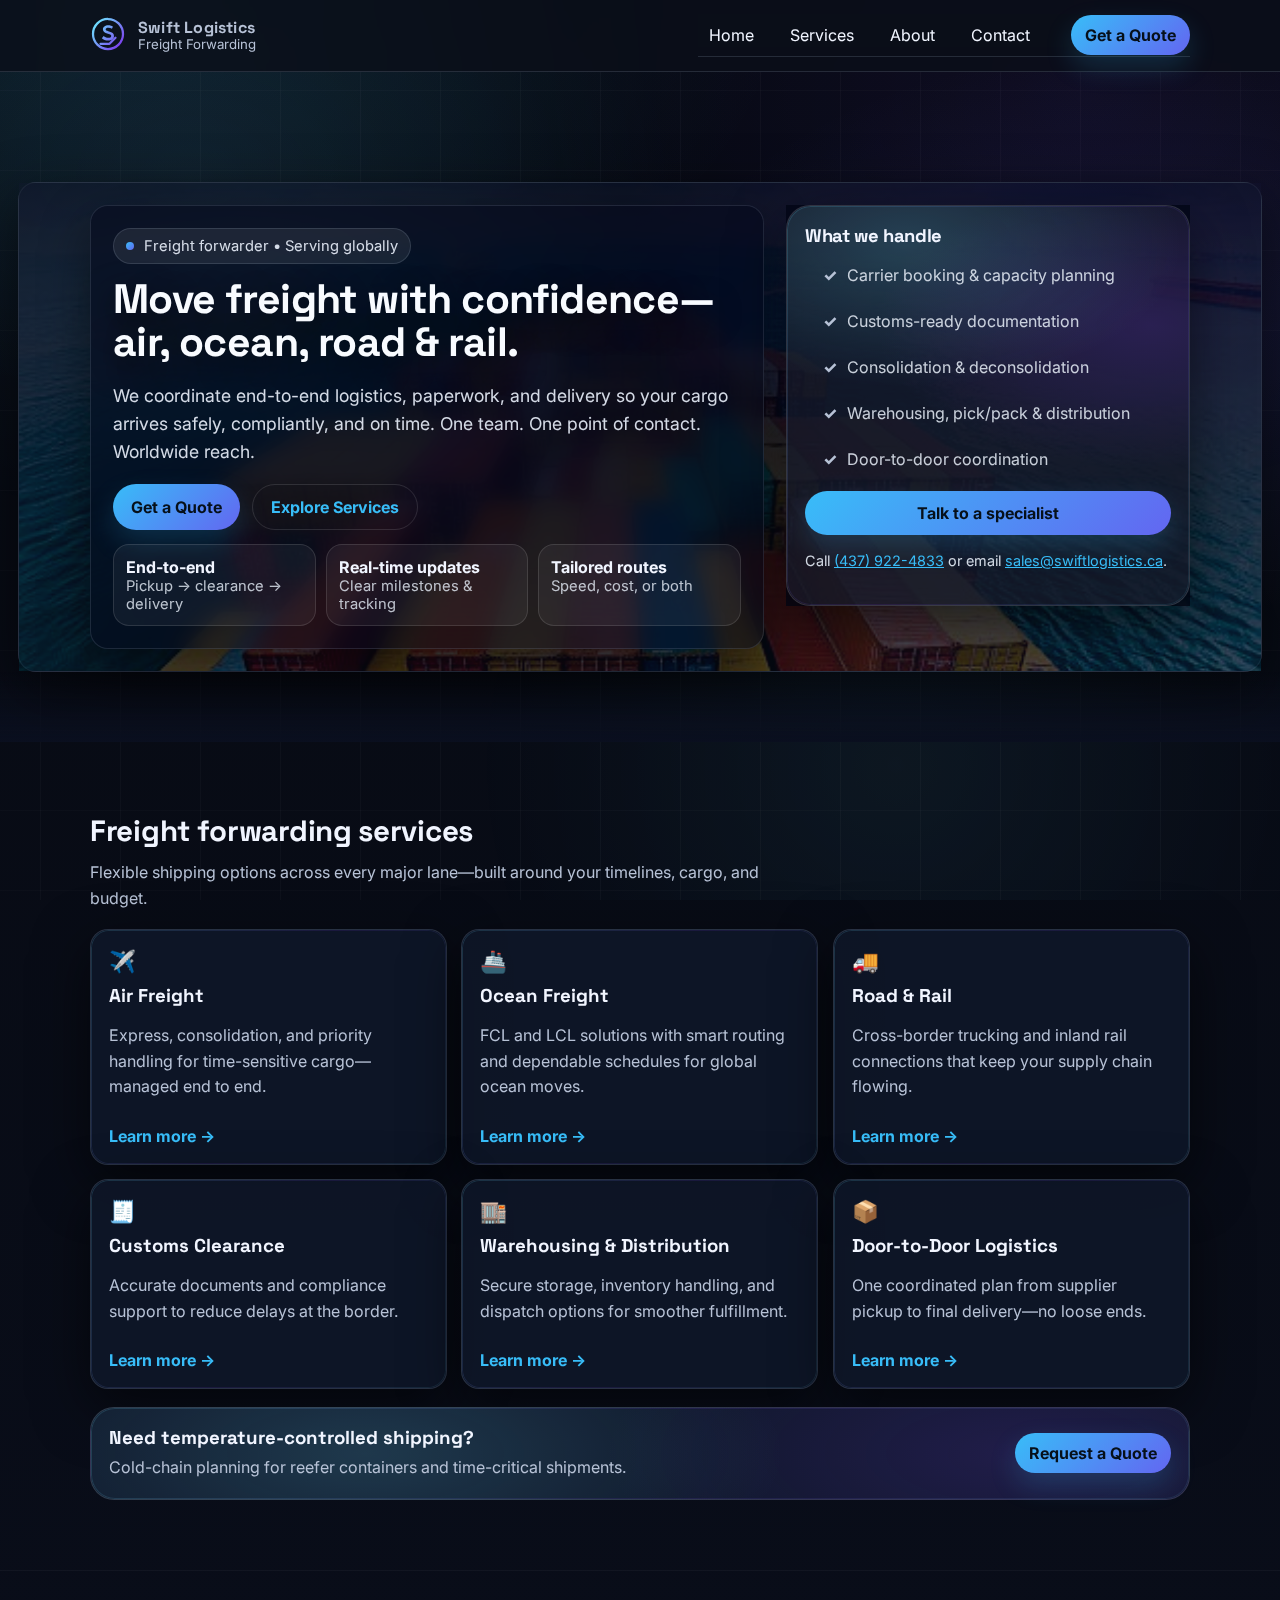
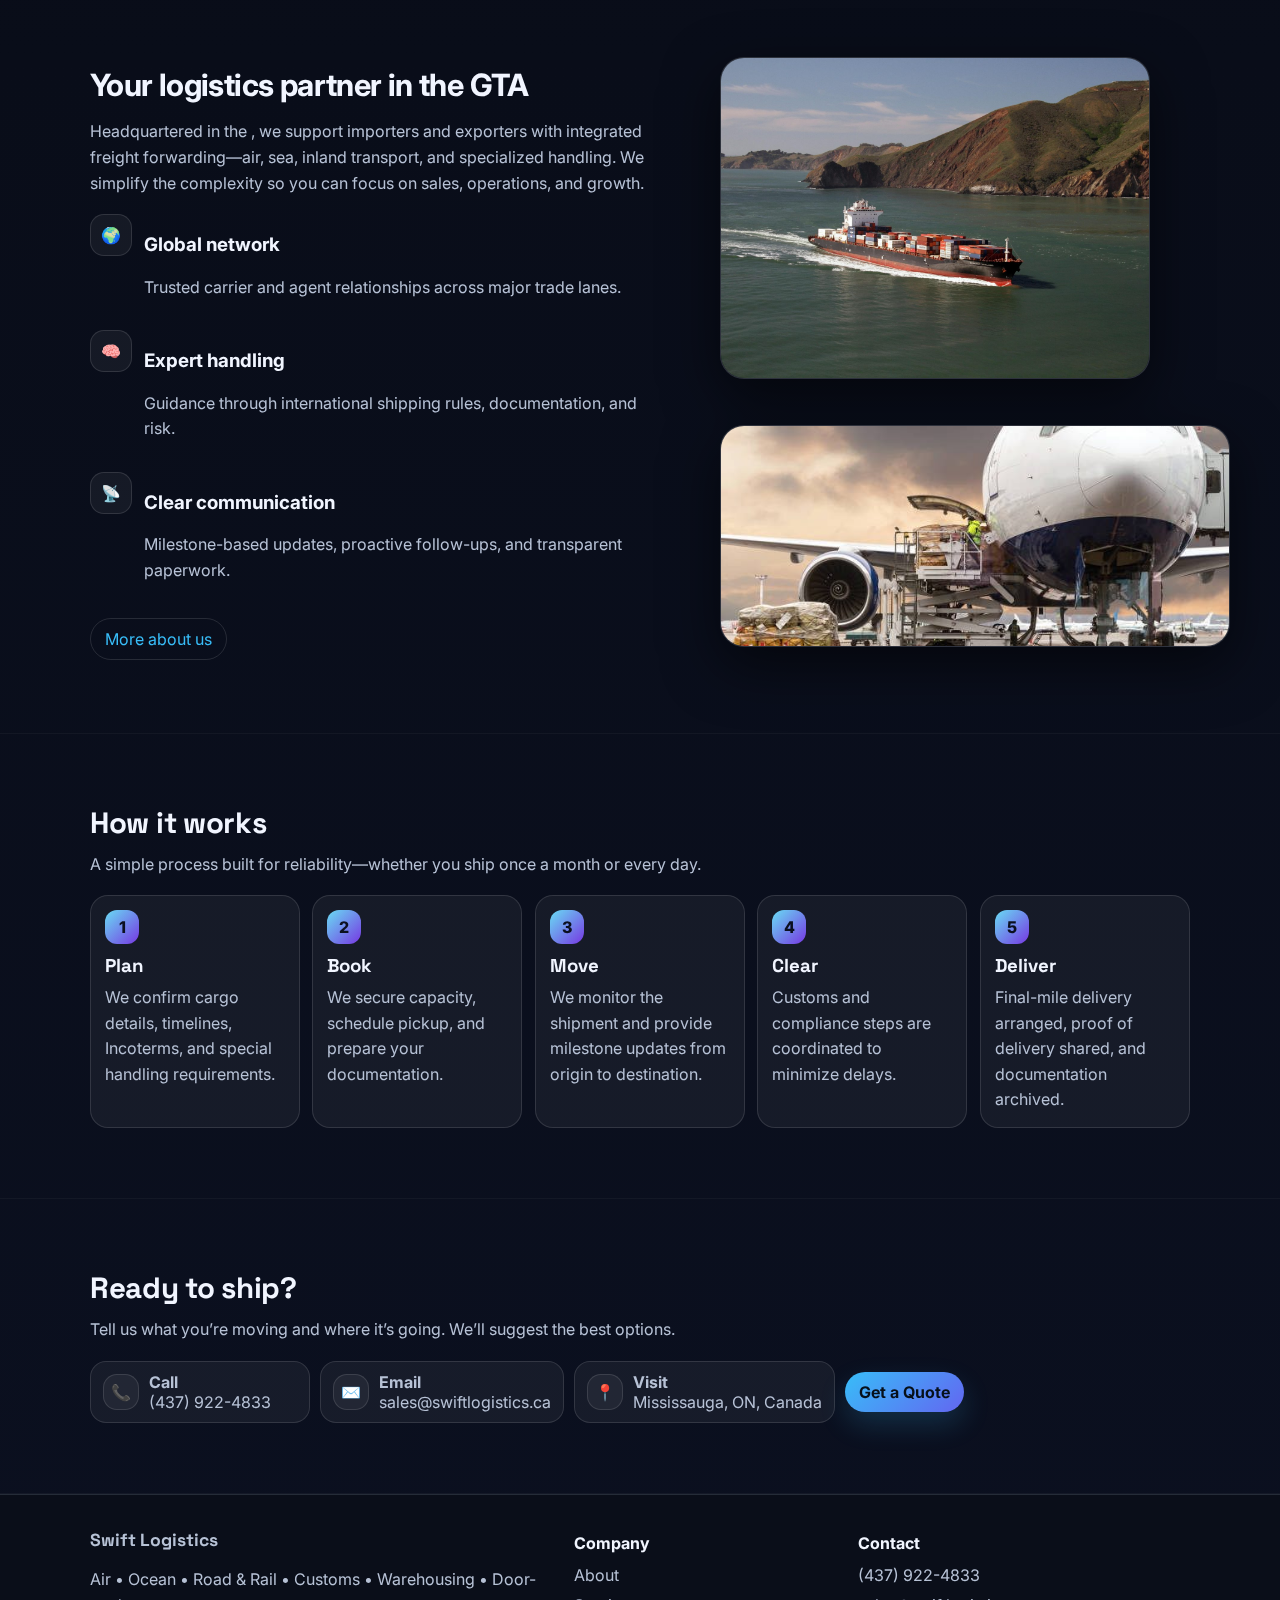
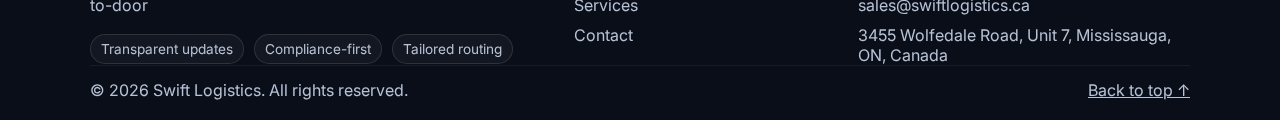
<file: index.html>
<!doctype html>
<html lang="en" data-theme="dark">
<head>
  <meta charset="utf-8">
  <meta name="viewport" content="width=device-width,initial-scale=1">
  <title>Swift Logistics | Freight Forwarding</title>
  <meta name="description" content="Mississauga-based freight forwarder offering air freight, ocean freight (FCL/LCL), road & rail transport, customs clearance, warehousing, and door-to-door logistics worldwide.">
  <meta name="theme-color" content="#0B1020">
  <link rel="icon" href="assets/images/favicon.svg" type="image/svg+xml">
  <link rel="preconnect" href="https://fonts.googleapis.com">
  <link rel="preconnect" href="https://fonts.gstatic.com" crossorigin>
  <link href="https://fonts.googleapis.com/css2?family=Inter:wght@400;500;600;700&family=Space+Grotesk:wght@500;600;700&display=swap" rel="stylesheet">
  <link rel="preload" as="video" href="assets/video/hero-loop.mp4" type="video/mp4">
  <link rel="stylesheet" href="assets/css/style.css">
</head>
<body>
  <a class="skip-link" href="#main">Skip to content</a>
  <header class="site-header" id="top">
  <div class="container nav-wrap">
    <a class="brand" href="index.html" aria-label="Swift Logistics home">
      <span class="logo" aria-hidden="true">
        <svg width="36" height="36" viewBox="0 0 48 48" fill="none" xmlns="http://www.w3.org/2000/svg">
          <defs>
            <linearGradient id="g" x1="6" y1="8" x2="42" y2="40" gradientUnits="userSpaceOnUse">
              <stop stop-color="#6EE7FF"/><stop offset="1" stop-color="#7C3AED"/>
            </linearGradient>
          </defs>
          <path d="M24 4C35.046 4 44 12.954 44 24C44 35.046 35.046 44 24 44C12.954 44 4 35.046 4 24C4 12.954 12.954 4 24 4Z" stroke="url(#g)" stroke-width="3"/>
          <path d="M30.6 14.2C29.1 12.9 27.0 12.2 24.5 12.2C20.1 12.2 17.2 14.4 17.2 17.8C17.2 21.0 19.3 22.6 23.9 23.6C27.5 24.4 28.3 25.2 28.3 26.5C28.3 28.1 26.8 29.1 24.4 29.1C21.9 29.1 19.8 28.3 18.2 26.7L15.8 29.5C17.8 31.6 20.7 32.7 24.2 32.7C29.0 32.7 32.0 30.4 32.0 26.6C32.0 23.1 29.7 21.5 25.3 20.5C21.5 19.7 20.9 19.0 20.9 17.8C20.9 16.4 22.2 15.5 24.4 15.5C26.3 15.5 27.9 16.0 29.2 17.1L30.6 14.2Z" fill="url(#g)"/>
          <path d="M14 37L26 37L34 29" stroke="url(#g)" stroke-width="3" stroke-linecap="round" stroke-linejoin="round"/>
        </svg>
      </span>
      <span class="brand-text">
        <span class="brand-name">Swift Logistics</span>
        <span class="brand-sub">Freight Forwarding</span>
      </span>
    </a>

    <nav class="nav" aria-label="Primary">
      <button class="nav-toggle" type="button" aria-label="Open menu" aria-expanded="false" aria-controls="navMenu">
        <span></span><span></span><span></span>
      </button>

      <div class="nav-menu" id="navMenu">
        <a href="index.html" class="nav-link">Home</a>
        <a href="services.html" class="nav-link">Services</a>
        <a href="about.html" class="nav-link">About</a>
        <a href="contact.html" class="nav-link">Contact</a>

        <div class="nav-actions">
          <span class="theme-text"></span>
          </button>
          <button class="btn btn-primary quote-open" type="button">
            Get a Quote
          </button>
        </div>
      </div>
    </nav>
  </div>
</header>
  <main id="main">
    <section class="hero">
</div>

  <div class="hero-fade"></div>

      </div>
      <div class="hero-right">
        <div class="hero-media" aria-hidden="true">
    <div class="hero-overlay"></div>
  </div>
  <div class="container hero-grid">
    <div class="hero-copy reveal">
      <div class="pill">
        <span class="dot"></span> Freight forwarder • Serving globally
      </div>
      <h1>Move freight with confidence—air, ocean, road & rail.</h1>
      <p class="lead">
        We coordinate end-to-end logistics, paperwork, and delivery so your cargo arrives safely, compliantly, and on time.
        One team. One point of contact. Worldwide reach.
      </p>

      <div class="hero-actions">
        <button class="btn btn-primary quote-open" type="button">Get a Quote</button>
        <a class="btn btn-ghost" href="services.html">Explore Services</a>
      </div>

      <div class="hero-metrics">
        <div class="metric">
          <div class="metric-title">End-to-end</div>
          <div class="metric-text muted">Pickup → clearance → delivery</div>
        </div>
        <div class="metric">
          <div class="metric-title">Real-time updates</div>
          <div class="metric-text muted">Clear milestones & tracking</div>
        </div>
        <div class="metric">
          <div class="metric-title">Tailored routes</div>
          <div class="metric-text muted">Speed, cost, or both</div>
        </div>
      </div>
    </div>

    <div class="hero-card reveal">
      <div class="glass-card">
        <h2 class="h3">What we handle</h2>
        <ul class="checklist">
          <li><span>✓</span> Carrier booking & capacity planning</li>
          <li><span>✓</span> Customs-ready documentation</li>
          <li><span>✓</span> Consolidation & deconsolidation</li>
          <li><span>✓</span> Warehousing, pick/pack & distribution</li>
          <li><span>✓</span> Door-to-door coordination</li>
        </ul>
        <div class="mini-cta">
          <a class="btn btn-primary btn-block" href="contact.html">Talk to a specialist</a>
          <p class="fineprint muted">Call <a href="tel:+14379224833">(437) 922-4833</a> or email <a href="mailto:sales@swiftlogistics.ca">sales@swiftlogistics.ca</a>.</p>
        </div>
      </div>
    </div>
    </section>

<section class="section">
  <div class="container">
    <div class="section-head reveal">
      <h2>Freight forwarding services</h2>
      <p class="muted">Flexible shipping options across every major lane—built around your timelines, cargo, and budget.</p>
    </div>

    <div class="cards services-grid">
      <article class="card reveal">
        <div class="card-icon">✈️</div>
        <h3>Air Freight</h3>
        <p class="muted">Express, consolidation, and priority handling for time-sensitive cargo—managed end to end.</p>
        <a class="link" href="services.html#air">Learn more →</a>
      </article>

      <article class="card reveal">
        <div class="card-icon">🚢</div>
        <h3>Ocean Freight</h3>
        <p class="muted">FCL and LCL solutions with smart routing and dependable schedules for global ocean moves.</p>
        <a class="link" href="services.html#ocean">Learn more →</a>
      </article>

      <article class="card reveal">
        <div class="card-icon">🚚</div>
        <h3>Road & Rail</h3>
        <p class="muted">Cross-border trucking and inland rail connections that keep your supply chain flowing.</p>
        <a class="link" href="services.html#inland">Learn more →</a>
      </article>

      <article class="card reveal">
        <div class="card-icon">🧾</div>
        <h3>Customs Clearance</h3>
        <p class="muted">Accurate documents and compliance support to reduce delays at the border.</p>
        <a class="link" href="services.html#customs">Learn more →</a>
      </article>

      <article class="card reveal">
        <div class="card-icon">🏬</div>
        <h3>Warehousing & Distribution</h3>
        <p class="muted">Secure storage, inventory handling, and dispatch options for smoother fulfillment.</p>
        <a class="link" href="services.html#warehouse">Learn more →</a>
      </article>

      <article class="card reveal">
        <div class="card-icon">📦</div>
        <h3>Door-to-Door Logistics</h3>
        <p class="muted">One coordinated plan from supplier pickup to final delivery—no loose ends.</p>
        <a class="link" href="services.html#doortodoor">Learn more →</a>
      </article>
    </div>

    <div class="cta-banner reveal">
      <div>
        <h3>Need temperature-controlled shipping?</h3>
        <p class="muted">Cold-chain planning for reefer containers and time-critical shipments.</p>
      </div>
      <button class="btn btn-primary quote-open" type="button">Request a Quote</button>
    </div>
  </div>
</section>

<section class="section alt">
  <div class="container two-col">
    <div class="reveal">
      <h2>Your logistics partner in the GTA</h2>
      <p class="muted">
        Headquartered in the , we support importers and exporters with integrated freight forwarding—air, sea,
        inland transport, and specialized handling. We simplify the complexity so you can focus on sales, operations, and growth.
      </p>

      <div class="feature-list">
        <div class="feature">
          <div class="feature-icon">🌍</div>
          <div>
            <h3>Global network</h3>
            <p class="muted">Trusted carrier and agent relationships across major trade lanes.</p>
          </div>
        </div>
        <div class="feature">
          <div class="feature-icon">🧠</div>
          <div>
            <h3>Expert handling</h3>
            <p class="muted">Guidance through international shipping rules, documentation, and risk.</p>
          </div>
        </div>
        <div class="feature">
          <div class="feature-icon">📡</div>
          <div>
            <h3>Clear communication</h3>
            <p class="muted">Milestone-based updates, proactive follow-ups, and transparent paperwork.</p>
          </div>
        </div>
      </div>
      <a class="btn btn-ghost" href="about.html">More about us</a>
    </div>

    <div class="reveal">
      <div class="media-stack">
        <figure class="media">
          <img src="assets/images/container-ship-coast.jpg" alt="Container ship in transit">
        </figure>
        <figure class="media small">
          <img src="assets/images/air-cargo-plane.jpg" alt="Air cargo loading">
        </figure>
      </div>
    </div>
  </div>
</section>

<section class="section">
  <div class="container">
    <div class="section-head reveal">
      <h2>How it works</h2>
      <p class="muted">A simple process built for reliability—whether you ship once a month or every day.</p>
    </div>

    <div class="steps">
      <div class="step reveal">
        <div class="step-num">1</div>
        <h3>Plan</h3>
        <p class="muted">We confirm cargo details, timelines, Incoterms, and special handling requirements.</p>
      </div>
      <div class="step reveal">
        <div class="step-num">2</div>
        <h3>Book</h3>
        <p class="muted">We secure capacity, schedule pickup, and prepare your documentation.</p>
      </div>
      <div class="step reveal">
        <div class="step-num">3</div>
        <h3>Move</h3>
        <p class="muted">We monitor the shipment and provide milestone updates from origin to destination.</p>
      </div>
      <div class="step reveal">
        <div class="step-num">4</div>
        <h3>Clear</h3>
        <p class="muted">Customs and compliance steps are coordinated to minimize delays.</p>
      </div>
      <div class="step reveal">
        <div class="step-num">5</div>
        <h3>Deliver</h3>
        <p class="muted">Final-mile delivery arranged, proof of delivery shared, and documentation archived.</p>
      </div>
    </div>
  </div>
</section>

<section class="section alt">
  <div class="container">
    <div class="section-head reveal">
      <h2>Ready to ship?</h2>
      <p class="muted">Tell us what you’re moving and where it’s going. We’ll suggest the best options.</p>
    </div>

    <div class="contact-strip reveal">
      <a class="contact-chip" href="tel:+14379224833">
        <span class="chip-ico">📞</span>
        <span><strong>Call</strong><span class="muted">(437) 922-4833</span></span>
      </a>
      <a class="contact-chip" href="mailto:sales@swiftlogistics.ca">
        <span class="chip-ico">✉️</span>
        <span><strong>Email</strong><span class="muted">sales@swiftlogistics.ca</span></span>
      </a>
      <a class="contact-chip" href="contact.html">
        <span class="chip-ico">📍</span>
        <span><strong>Visit</strong><span class="muted">Mississauga, ON, Canada</span></span>
      </a>
      <button class="btn btn-primary quote-open" type="button">Get a Quote</button>
    </div>
  </div>
</section>
  </main>
  <footer class="site-footer">
  <div class="container footer-grid">
    <div>
      <div class="footer-brand">Swift Logistics</div>
      <p class="muted">Air • Ocean • Road & Rail • Customs • Warehousing • Door-to-door</p>
      <div class="footer-badges">
        <span class="badge">Transparent updates</span>
        <span class="badge">Compliance-first</span>
        <span class="badge">Tailored routing</span>
      </div>
    </div>

    <div>
      <h3>Company</h3>
      <ul class="footer-links">
        <li><a href="about.html">About</a></li>
        <li><a href="services.html">Services</a></li>
        <li><a href="contact.html">Contact</a></li>
      </ul>
    </div>

    <div>
      <h3>Contact</h3>
      <ul class="footer-links">
        <li><a href="tel:+14379224833">(437) 922-4833</a></li>
        <li><a href="mailto:sales@swiftlogistics.ca">sales@swiftlogistics.ca</a></li>
        <li><span class="muted">3455 Wolfedale Road, Unit 7, Mississauga, ON, Canada</span></li>
      </ul>
    </div>
  </div>

  <div class="container footer-bottom">
    <span class="muted">© 2026 Swift Logistics. All rights reserved.</span>
    <a class="muted" href="#top">Back to top ↑</a>
  </div>
</footer>
  <div class="modal" id="quoteModal" role="dialog" aria-modal="true" aria-labelledby="quoteTitle" aria-hidden="true">
  <div class="modal-backdrop" data-close="true"></div>
  <div class="modal-card" role="document">
    <div class="modal-head">
      <div>
        <h2 id="quoteTitle">Request a Quote</h2>
        <p class="muted">Share your shipment details. We’ll reply with options and pricing.</p>
      </div>
      <button class="icon-btn" type="button" aria-label="Close" data-close="true">✕</button>
    </div>

    <form class="form" id="quoteForm" action="https://formsubmit.co/ankur.savla90@gmail.com" method="POST">
  <div class="modal-body">
    <input type="hidden" name="_cc" value="sales@swiftlogistics.ca">
    <input type="hidden" name="_subject" value="New Quote Request — Swift Logistics">
    <input type="hidden" name="_captcha" value="false">
    <!-- Use a RELATIVE thank-you page so it works on GitHub Pages / subfolders -->
    <input type="hidden" name="_next" value="thanks.html">

    <div class="grid-2">
      <label>
        Full name
        <input name="name" type="text" autocomplete="name" required>
      </label>
      <label>
        Email
        <input name="email" type="email" autocomplete="email" required>
      </label>
    </div>

    <div class="field span-2">
      <label>Phone Number</label>
      <input type="tel" name="phone" placeholder="Enter your phone number" autocomplete="tel" required>
    </div>

      <div class="grid-3">
        <label>
          Service
          <select name="service" required>
            <option value="" disabled selected>Select one</option>
            <option>Air Freight</option>
            <option>Ocean Freight (FCL/LCL)</option>
            <option>Road & Rail</option>
            <option>Customs Clearance</option>
            <option>Warehousing & Distribution</option>
            <option>Door-to-Door Logistics</option>
            <option>Temperature-Controlled</option>
          </select>
        </label>
        <label>
          Origin
          <input name="origin" type="text" placeholder="City, Country">
        </label>
        <label>
          Destination
          <input name="destination" type="text" placeholder="City, Country">
        </label>
      </div>

      <div class="grid-2">
        <label>
          Cargo details
          <input name="cargo" type="text" placeholder="e.g., 2 pallets, 450 kg, non-haz">
        </label>
        <label>
          Ready date
          <input name="ready" type="date">
        </label>
      </div>

      <label>
        Notes
        <textarea name="notes" rows="4" placeholder="Incoterms, dimensions, special handling, temperature range, etc."></textarea>
      </label>

      <div class="form-actions">
        <button class="btn btn-primary" type="submit">Send Request</button>
<p id="quoteStatus" style="margin-top:12px;opacity:.9;"></p>
        <button class="btn btn-ghost" type="button" data-close="true">Cancel</button>
      </div>
</div>
</form>
      </div>
</div>
  <canvas id="fxCanvas" aria-hidden="true"></canvas>
  <button class="fab" id="toTop" aria-label="Back to top">↑</button>
  <script src="assets/js/main.js"></script>
  <script src="assets/js/quote-submit.js"></script>
  <script src="assets/js/reveal.js"></script>
</body>
</html>
</file>
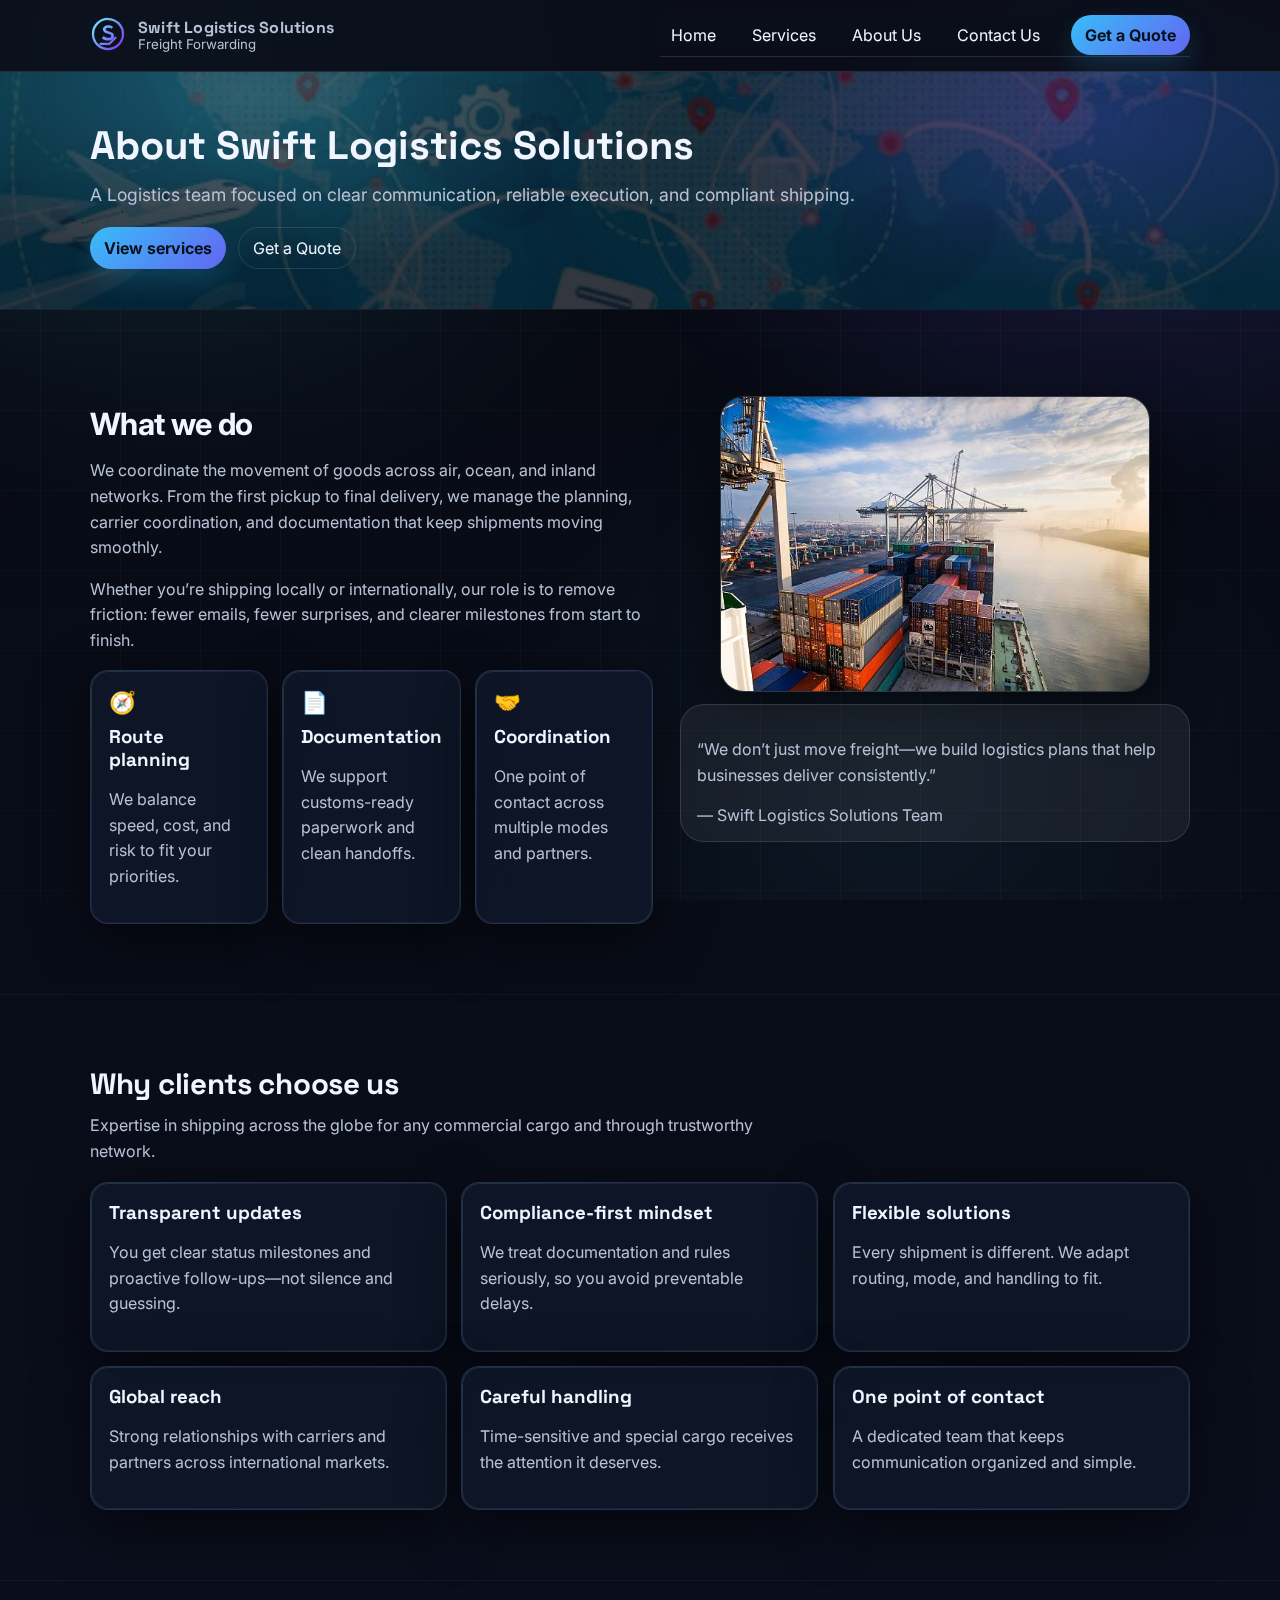
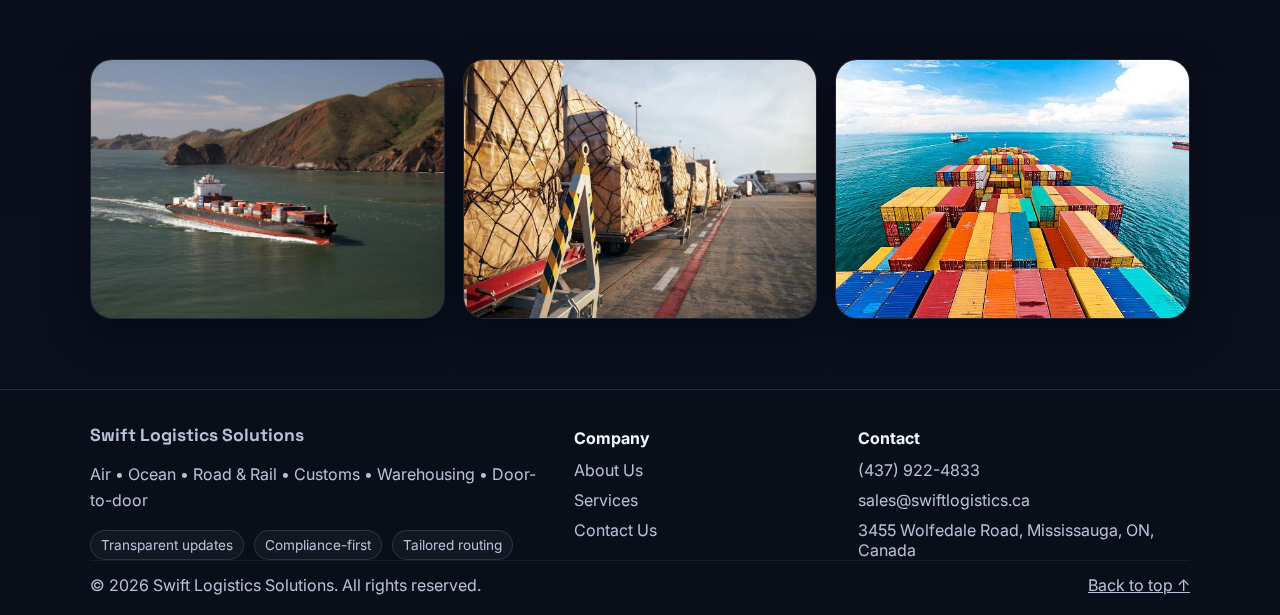
<file: about.html>
<!doctype html>
<html lang="en" data-theme="dark">
<head>
  <meta charset="utf-8">
  <meta name="viewport" content="width=device-width,initial-scale=1">
  <title>About | Swift Logistics Solutions</title>
  <meta name="description" content="Learn about Swift Logistics Solutions, a GTA freight forwarder coordinating air, ocean, road & rail shipments with customs support, warehousing, and door-to-door logistics worldwide.">
  <meta name="theme-color" content="#0B1020">
  <link rel="icon" href="assets/images/favicon.svg" type="image/svg+xml">
  <link rel="preconnect" href="https://fonts.googleapis.com">
  <link rel="preconnect" href="https://fonts.gstatic.com" crossorigin>
  <link href="https://fonts.googleapis.com/css2?family=Inter:wght@400;500;600;700&family=Space+Grotesk:wght@500;600;700&display=swap" rel="stylesheet">
  <link rel="stylesheet" href="assets/css/style.css?v=7">
</head>
<body>
  <a class="skip-link" href="#main">Skip to content</a>
  <header class="site-header" id="top">
  <div class="container nav-wrap">
    <a class="brand" href="index.html" aria-label="Swift Logistics Solutions home">
      <span class="logo" aria-hidden="true">
        <svg width="36" height="36" viewBox="0 0 48 48" fill="none" xmlns="http://www.w3.org/2000/svg">
          <defs>
            <linearGradient id="g" x1="6" y1="8" x2="42" y2="40" gradientUnits="userSpaceOnUse">
              <stop stop-color="#6EE7FF"/><stop offset="1" stop-color="#7C3AED"/>
            </linearGradient>
          </defs>
          <path d="M24 4C35.046 4 44 12.954 44 24C44 35.046 35.046 44 24 44C12.954 44 4 35.046 4 24C4 12.954 12.954 4 24 4Z" stroke="url(#g)" stroke-width="3"/>
          <path d="M30.6 14.2C29.1 12.9 27.0 12.2 24.5 12.2C20.1 12.2 17.2 14.4 17.2 17.8C17.2 21.0 19.3 22.6 23.9 23.6C27.5 24.4 28.3 25.2 28.3 26.5C28.3 28.1 26.8 29.1 24.4 29.1C21.9 29.1 19.8 28.3 18.2 26.7L15.8 29.5C17.8 31.6 20.7 32.7 24.2 32.7C29.0 32.7 32.0 30.4 32.0 26.6C32.0 23.1 29.7 21.5 25.3 20.5C21.5 19.7 20.9 19.0 20.9 17.8C20.9 16.4 22.2 15.5 24.4 15.5C26.3 15.5 27.9 16.0 29.2 17.1L30.6 14.2Z" fill="url(#g)"/>
          <path d="M14 37L26 37L34 29" stroke="url(#g)" stroke-width="3" stroke-linecap="round" stroke-linejoin="round"/>
        </svg>
      </span>
      <span class="brand-text">
        <span class="brand-name">Swift Logistics Solutions</span>
        <span class="brand-sub">Freight Forwarding</span>
      </span>
    </a>

    <nav class="nav" aria-label="Primary">
      <button class="nav-toggle" type="button" aria-label="Open menu" aria-expanded="false" aria-controls="navMenu">
        <span></span><span></span><span></span>
      </button>

      <div class="nav-menu" id="navMenu">
        <a href="index.html" class="nav-link">Home</a>
        <a href="services.html" class="nav-link">Services</a>
        <a href="about.html" class="nav-link">About Us</a>
        <a href="contact.html" class="nav-link">Contact Us</a>

        <div class="nav-actions">
          <button class="btn btn-primary quote-open" type="button">
            Get a Quote
          </button>
        </div>
      </div>
    </nav>
  </div>
</header>
  <main id="main">
    <section class="page-hero">
  <div class="page-hero-bg" style="background-image:url('assets/images/global-network-map.jpg')"></div>
  <div class="container page-hero-inner reveal">
    <h1>About Swift Logistics Solutions</h1>
    <p class="lead">A Logistics team focused on clear communication, reliable execution, and compliant shipping.</p>
    <div class="hero-actions">
      <a class="btn btn-primary" href="services.html">View services</a>
      <button class="btn btn-ghost quote-open" type="button">Get a Quote</button>
    </div>
  </div>
</section>

<section class="section">
  <div class="container two-col">
    <div class="reveal">
      <h2>What we do</h2>
      <p class="muted">
        We coordinate the movement of goods across air, ocean, and inland networks. From the first pickup to final delivery,
        we manage the planning, carrier coordination, and documentation that keep shipments moving smoothly.
      </p>
      <p class="muted">
        Whether you’re shipping locally or internationally, our role is to remove friction: fewer emails, fewer surprises,
        and clearer milestones from start to finish.
      </p>

      <div class="cards mini-cards">
        <div class="card reveal">
          <div class="card-icon">🧭</div>
          <h3>Route planning</h3>
          <p class="muted">We balance speed, cost, and risk to fit your priorities.</p>
        </div>
        <div class="card reveal">
          <div class="card-icon">📄</div>
          <h3>Documentation</h3>
          <p class="muted">We support customs-ready paperwork and clean handoffs.</p>
        </div>
        <div class="card reveal">
          <div class="card-icon">🤝</div>
          <h3>Coordination</h3>
          <p class="muted">One point of contact across multiple modes and partners.</p>
        </div>
      </div>
    </div>

    <div class="reveal">
      <figure class="media tall">
        <img src="assets/images/port-cranes.jpg" alt="Port operations and logistics coordination">
      </figure>
      <div class="quote-card">
        <p>“We don’t just move freight—we build logistics plans that help businesses deliver consistently.”</p>
        <span class="muted">— Swift Logistics Solutions Team</span>
      </div>
    </div>
  </div>
</section>

<section class="section alt">
  <div class="container">
    <div class="section-head reveal">
      <h2>Why clients choose us</h2>
      <p class="muted">Expertise in shipping across the globe for any commercial cargo and through trustworthy network.</p>
    </div>

    <div class="cards reasons-grid">
      <div class="card reveal">
        <h3>Transparent updates</h3>
        <p class="muted">You get clear status milestones and proactive follow-ups—not silence and guessing.</p>
      </div>
      <div class="card reveal">
        <h3>Compliance-first mindset</h3>
        <p class="muted">We treat documentation and rules seriously, so you avoid preventable delays.</p>
      </div>
      <div class="card reveal">
        <h3>Flexible solutions</h3>
        <p class="muted">Every shipment is different. We adapt routing, mode, and handling to fit.</p>
      </div>
      <div class="card reveal">
        <h3>Global reach</h3>
        <p class="muted">Strong relationships with carriers and partners across international markets.</p>
      </div>
      <div class="card reveal">
        <h3>Careful handling</h3>
        <p class="muted">Time-sensitive and special cargo receives the attention it deserves.</p>
      </div>
      <div class="card reveal">
        <h3>One point of contact</h3>
        <p class="muted">A dedicated team that keeps communication organized and simple.</p>
      </div>
    </div>
  </div>
</section>

<section class="section">
  <div class="container">
    <div class="gallery-row reveal" aria-label="Swift Logistics Solutions gallery">
      <img src="assets/images/container-ship-coast.jpg" alt="Ocean freight">
      <img src="assets/images/air-cargo-pallets.jpg" alt="Warehousing and air cargo">
      <img src="assets/images/ship-top-containers.jpg" alt="Container shipping">
    </div>
  </div>
</section>
  </main>
  <footer class="site-footer">
  <div class="container footer-grid">
    <div>
      <div class="footer-brand">Swift Logistics Solutions</div>
      <p class="muted">Air • Ocean • Road & Rail • Customs • Warehousing • Door-to-door</p>
      <div class="footer-badges">
        <span class="badge">Transparent updates</span>
        <span class="badge">Compliance-first</span>
        <span class="badge">Tailored routing</span>
      </div>
    </div>

    <div>
      <h3>Company</h3>
      <ul class="footer-links">
        <li><a href="about.html">About Us</a></li>
        <li><a href="services.html">Services</a></li>
        <li><a href="contact.html">Contact Us</a></li>
      </ul>
    </div>

    <div>
      <h3>Contact</h3>
      <ul class="footer-links">
        <li><a href="tel:+14379224833">(437) 922-4833</a></li>
        <li><a href="mailto:sales@swiftlogistics.ca">sales@swiftlogistics.ca</a></li>
        <li><span class="muted">3455 Wolfedale Road, Mississauga, ON, Canada</span></li>
      </ul>
    </div>
  </div>

  <div class="container footer-bottom">
    <span class="muted">© 2026 Swift Logistics Solutions. All rights reserved.</span>
    <a class="muted" href="#top">Back to top ↑</a>
  </div>
</footer>
  <div class="modal" id="quoteModal" role="dialog" aria-modal="true" aria-labelledby="quoteTitle" aria-hidden="true">
  <div class="modal-backdrop" data-close="true"></div>
  <div class="modal-card" role="document">
    <div class="modal-head">
      <div>
        <h2 id="quoteTitle">Request a Quote</h2>
        <p class="muted">Share your shipment details. We’ll reply with options and pricing.</p>
      </div>
      <button class="icon-btn" type="button" aria-label="Close" data-close="true">✕</button>
    </div>

    <form class="form" id="quoteForm" action="https://formsubmit.co/ankur.savla90@gmail.com" method="POST" accept-charset="UTF-8">
  <div class="modal-body">
    <input type="hidden" name="_cc" value="sales@swiftlogistics.ca">
    <input type="hidden" name="_subject" value="New Quote Request — Swift Logistics Solutions">
    <input type="hidden" name="_captcha" value="false">
    <!-- _next must be an absolute URL for GitHub Pages (repo sub-path). Set via JS. -->
    <input type="hidden" id="nextUrl" name="_next" value="">

    <div class="grid-3">
      <label>
        Company Name
        <input type="text" name="company" placeholder="Company name" autocomplete="organization" required>
      </label>
      <label>
        Phone Number
        <input type="tel" name="phone" placeholder="Enter your phone number" autocomplete="tel" inputmode="tel" required>
      </label>
      <label>
        Email Address
        <input type="email" name="email" placeholder="Enter your email" autocomplete="email" required>
      </label>
    </div>

      <div class="grid-3">
        <label>
          Service
          <select name="service" required>
            <option value="" disabled selected>Select one</option>
            <option>Air Freight</option>
            <option>Ocean Freight (FCL/LCL)</option>
            <option>Road & Rail</option>
            <option>Customs Clearance</option>
            <option>Warehousing & Distribution</option>
            <option>Door-to-Door Logistics</option>
            <option>Temperature-Controlled</option>
        <option value="Other">Other</option>
          </select>
        </label>
        <label>
          Origin
          <input name="origin" required type="text" placeholder="City, Country">
        </label>
        <label>
          Destination
          <input name="destination" required type="text" placeholder="City, Country">
        </label>
      </div>

      <div class="grid-2">
        <label>
          Cargo details
          <input name="cargo_details" required type="text" placeholder="e.g., 2 pallets, 450 kg, non-haz">
        </label>
        <label>
          Ready date
          <input name="ready_date" type="date" required>
        </label>
      </div>

      <label>
        Notes
        <textarea name="notes" rows="4" placeholder="Incoterms, dimensions, special handling, temperature range, etc."></textarea>
      </label>

      <div class="form-actions">
        <button class="btn btn-primary" type="submit">Send Request</button>
        <button class="btn btn-ghost" type="button" data-close="true">Cancel</button>
        <p id="quoteStatus" class="form-status" aria-live="polite"></p>
      </div>
</div>
</form>
      </div>
</div>
  <canvas id="fxCanvas" aria-hidden="true"></canvas>
  <button class="fab" id="toTop" aria-label="Back to top">↑</button>
  <script src="assets/js/main.js"></script>
  <script src="assets/js/quote-submit.js"></script>
  <script src="assets/js/reveal.js"></script>
</body>
</html>
</file>
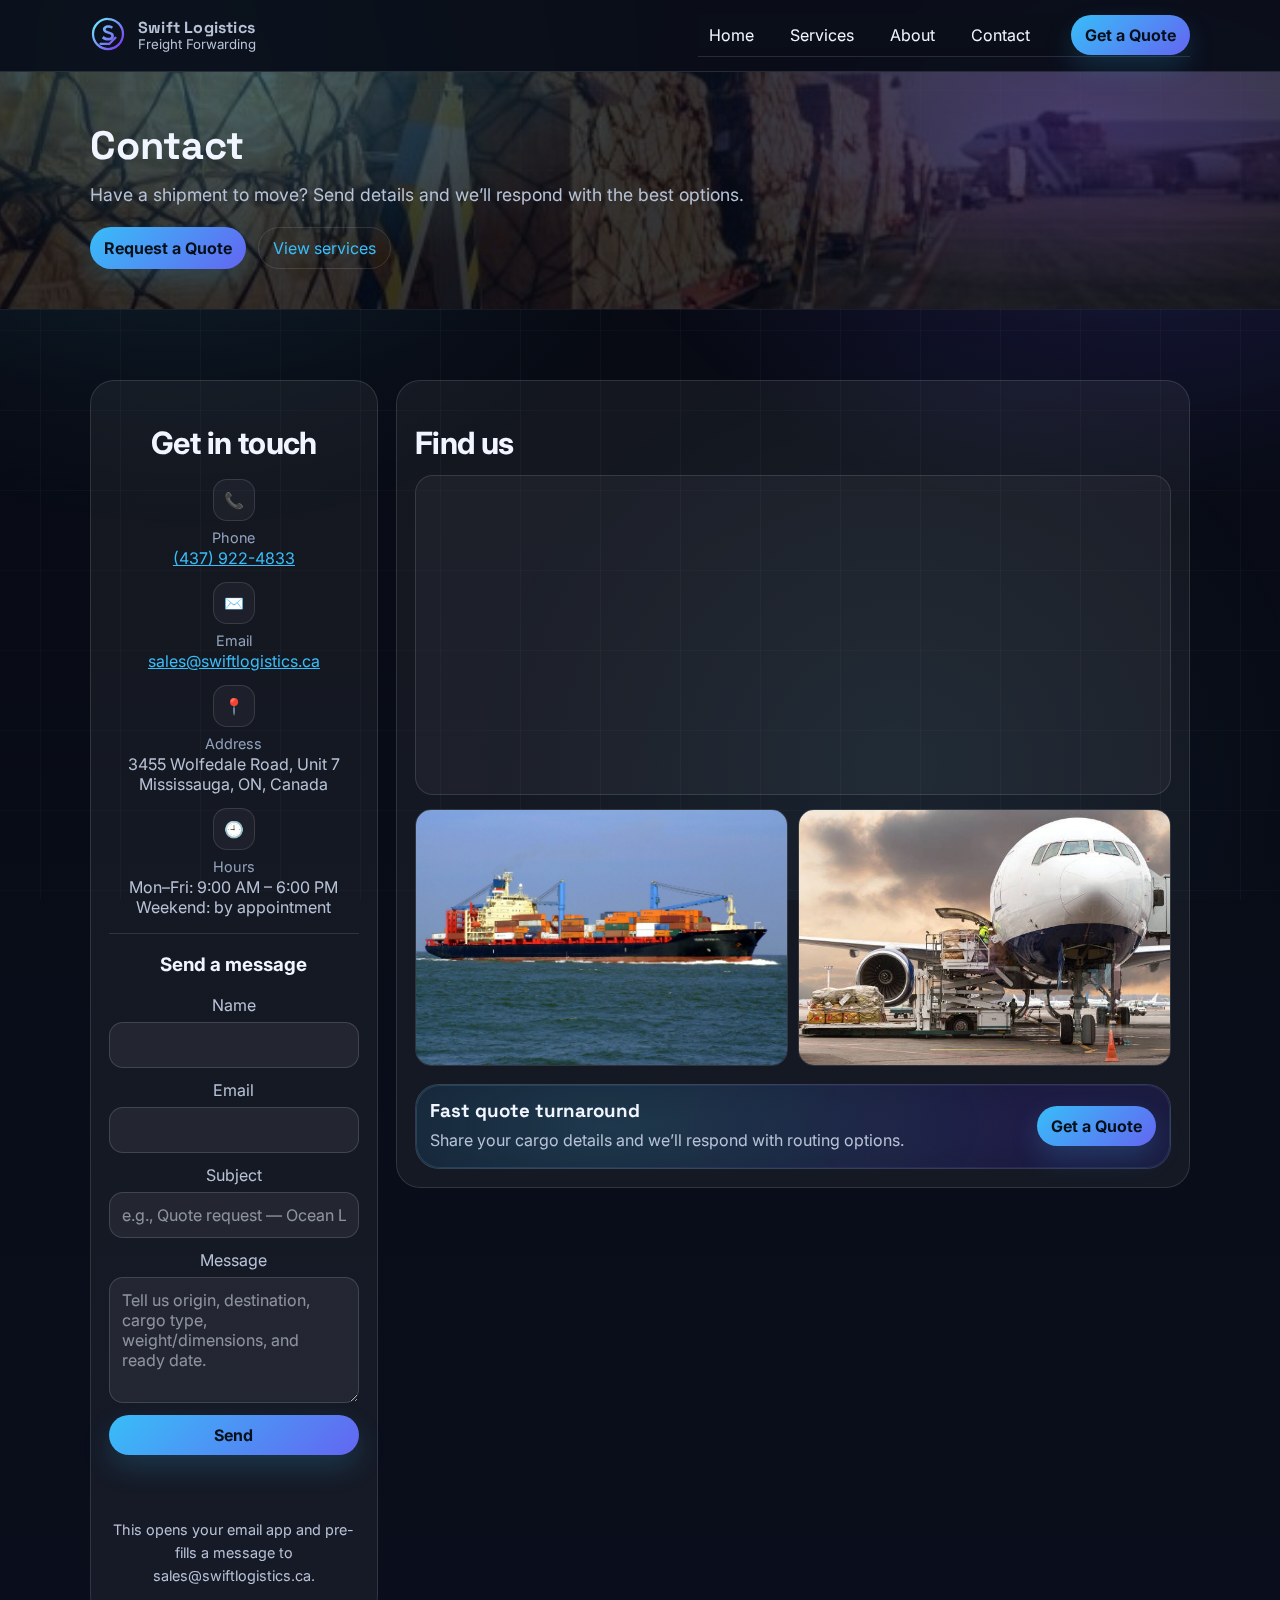
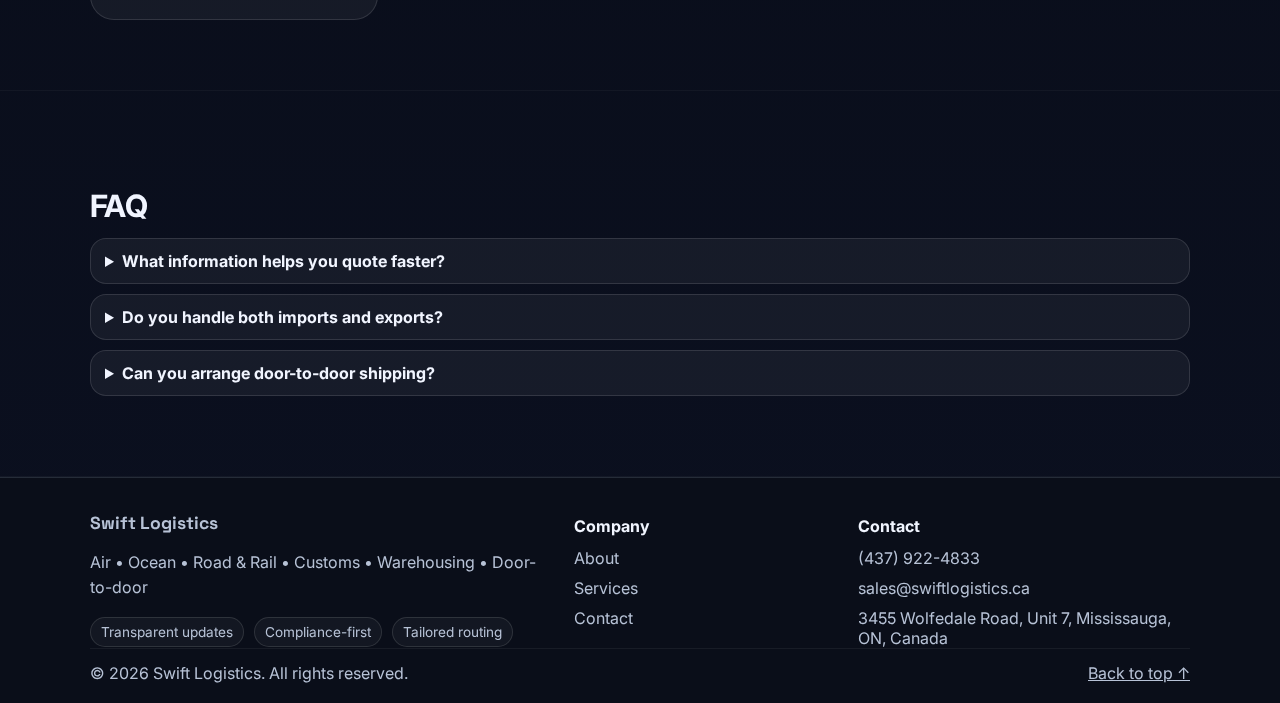
<file: contact.html>
<!doctype html>
<html lang="en" data-theme="dark">
<head>
  <meta charset="utf-8">
  <meta name="viewport" content="width=device-width,initial-scale=1">
  <title>Contact | Swift Logistics</title>
  <meta name="description" content="Contact Swift Logistics in Mississauga (Toronto area). Phone, email, address, map, and quick forms for freight quotes and inquiries.">
  <meta name="theme-color" content="#0B1020">
  <link rel="icon" href="assets/images/favicon.svg" type="image/svg+xml">
  <link rel="preconnect" href="https://fonts.googleapis.com">
  <link rel="preconnect" href="https://fonts.gstatic.com" crossorigin>
  <link href="https://fonts.googleapis.com/css2?family=Inter:wght@400;500;600;700&family=Space+Grotesk:wght@500;600;700&display=swap" rel="stylesheet">
  <link rel="stylesheet" href="assets/css/style.css">
</head>
<body>
  <a class="skip-link" href="#main">Skip to content</a>
  <header class="site-header" id="top">
  <div class="container nav-wrap">
    <a class="brand" href="index.html" aria-label="Swift Logistics home">
      <span class="logo" aria-hidden="true">
        <svg width="36" height="36" viewBox="0 0 48 48" fill="none" xmlns="http://www.w3.org/2000/svg">
          <defs>
            <linearGradient id="g" x1="6" y1="8" x2="42" y2="40" gradientUnits="userSpaceOnUse">
              <stop stop-color="#6EE7FF"/><stop offset="1" stop-color="#7C3AED"/>
            </linearGradient>
          </defs>
          <path d="M24 4C35.046 4 44 12.954 44 24C44 35.046 35.046 44 24 44C12.954 44 4 35.046 4 24C4 12.954 12.954 4 24 4Z" stroke="url(#g)" stroke-width="3"/>
          <path d="M30.6 14.2C29.1 12.9 27.0 12.2 24.5 12.2C20.1 12.2 17.2 14.4 17.2 17.8C17.2 21.0 19.3 22.6 23.9 23.6C27.5 24.4 28.3 25.2 28.3 26.5C28.3 28.1 26.8 29.1 24.4 29.1C21.9 29.1 19.8 28.3 18.2 26.7L15.8 29.5C17.8 31.6 20.7 32.7 24.2 32.7C29.0 32.7 32.0 30.4 32.0 26.6C32.0 23.1 29.7 21.5 25.3 20.5C21.5 19.7 20.9 19.0 20.9 17.8C20.9 16.4 22.2 15.5 24.4 15.5C26.3 15.5 27.9 16.0 29.2 17.1L30.6 14.2Z" fill="url(#g)"/>
          <path d="M14 37L26 37L34 29" stroke="url(#g)" stroke-width="3" stroke-linecap="round" stroke-linejoin="round"/>
        </svg>
      </span>
      <span class="brand-text">
        <span class="brand-name">Swift Logistics</span>
        <span class="brand-sub">Freight Forwarding</span>
      </span>
    </a>

    <nav class="nav" aria-label="Primary">
      <button class="nav-toggle" type="button" aria-label="Open menu" aria-expanded="false" aria-controls="navMenu">
        <span></span><span></span><span></span>
      </button>

      <div class="nav-menu" id="navMenu">
        <a href="index.html" class="nav-link">Home</a>
        <a href="services.html" class="nav-link">Services</a>
        <a href="about.html" class="nav-link">About</a>
        <a href="contact.html" class="nav-link">Contact</a>

        <div class="nav-actions">
          <span class="theme-text"></span>
          </button>
          <button class="btn btn-primary quote-open" type="button">
            Get a Quote
          </button>
        </div>
      </div>
    </nav>
  </div>
</header>
  <main id="main">
    <section class="page-hero">
  <div class="page-hero-bg" style="background-image:url('assets/images/air-cargo-pallets.jpg')"></div>
  <div class="container page-hero-inner reveal">
    <h1>Contact</h1>
    <p class="lead">Have a shipment to move? Send details and we’ll respond with the best options.</p>
    <div class="hero-actions">
      <button class="btn btn-primary quote-open" type="button">Request a Quote</button>
      <a class="btn btn-ghost" href="services.html">View services</a>
    </div>
  </div>
</section>

<section class="section">
  <div class="container contact-grid">
    <div class="contact-card reveal">
      <h2>Get in touch</h2>

      <div class="contact-info">
        <div class="info-row">
          <span class="info-ico">📞</span>
          <div>
            <div class="info-label">Phone</div>
            <a href="tel:+14379224833">(437) 922-4833</a>
          </div>
        </div>

        <div class="info-row">
          <span class="info-ico">✉️</span>
          <div>
            <div class="info-label">Email</div>
            <a href="mailto:sales@swiftlogistics.ca">sales@swiftlogistics.ca</a>
          </div>
        </div>

        <div class="info-row">
          <span class="info-ico">📍</span>
          <div>
            <div class="info-label">Address</div>
            <div class="muted">3455 Wolfedale Road, Unit 7<br>Mississauga, ON, Canada</div>
          </div>
        </div>

        <div class="info-row">
          <span class="info-ico">🕘</span>
          <div>
            <div class="info-label">Hours</div>
            <div class="muted">Mon–Fri: 9:00 AM – 6:00 PM<br>Weekend: by appointment</div>
          </div>
        </div>
      </div>

      <div class="divider"></div>

      <h3>Send a message</h3>
      <form class="form" id="contactForm">
        <label>
          Name
          <input name="name" type="text" autocomplete="name" required>
        </label>

        <label>
          Email
          <input name="email" type="email" autocomplete="email" required>
        </label>

        <label>
          Subject
          <input name="subject" type="text" placeholder="e.g., Quote request — Ocean LCL">
        </label>

        <label>
          Message
          <textarea name="message" rows="5" placeholder="Tell us origin, destination, cargo type, weight/dimensions, and ready date."></textarea>
        </label>

        <button class="btn btn-primary" type="submit">Send</button>
        <p id="quoteStatus" class="fineprint" style="margin-top:10px;opacity:.95;"></p>
        <p class="fineprint muted">This opens your email app and pre-fills a message to sales@swiftlogistics.ca.</p>
      </form>
    </div>

    <div class="map-card reveal">
      <h2>Find us</h2>
      <div class="map-wrap">
        <iframe
          title="Map"
          loading="lazy"
          referrerpolicy="no-referrer-when-downgrade"
          src="https://www.google.com/maps?q=3455%20Wolfedale%20Road,%20Unit%207,%20Mississauga,%20ON,%20Canada&output=embed">
        </iframe>
      </div>

      <div class="map-below">
        <div class="mini-gallery">
          <img src="assets/images/container-ship-side.jpg" alt="Ocean freight services">
          <img src="assets/images/air-cargo-plane.jpg" alt="Air freight services">
        </div>
        <div class="cta-banner compact">
          <div>
            <h3>Fast quote turnaround</h3>
            <p class="muted">Share your cargo details and we’ll respond with routing options.</p>
          </div>
          <button class="btn btn-primary quote-open" type="button">Get a Quote</button>
        </div>
      </div>
    </div>
  </div>
</section>

<section class="section alt">
  <div class="container">
    <div class="faq reveal">
      <h2>FAQ</h2>
      <details>
        <summary>What information helps you quote faster?</summary>
        <p class="muted">Origin, destination, ready date, cargo type, weight and dimensions, pallets/boxes count, and your Incoterms if known.</p>
      </details>
      <details>
        <summary>Do you handle both imports and exports?</summary>
        <p class="muted">Yes. We support inbound and outbound moves and can coordinate documentation and clearance steps.</p>
      </details>
      <details>
        <summary>Can you arrange door-to-door shipping?</summary>
        <p class="muted">Yes. We can coordinate supplier pickup, freight movement, clearance, and final delivery as one plan.</p>
      </details>
    </div>
  </div>
</section>
  </main>
  <footer class="site-footer">
  <div class="container footer-grid">
    <div>
      <div class="footer-brand">Swift Logistics</div>
      <p class="muted">Air • Ocean • Road & Rail • Customs • Warehousing • Door-to-door</p>
      <div class="footer-badges">
        <span class="badge">Transparent updates</span>
        <span class="badge">Compliance-first</span>
        <span class="badge">Tailored routing</span>
      </div>
    </div>

    <div>
      <h3>Company</h3>
      <ul class="footer-links">
        <li><a href="about.html">About</a></li>
        <li><a href="services.html">Services</a></li>
        <li><a href="contact.html">Contact</a></li>
      </ul>
    </div>

    <div>
      <h3>Contact</h3>
      <ul class="footer-links">
        <li><a href="tel:+14379224833">(437) 922-4833</a></li>
        <li><a href="mailto:sales@swiftlogistics.ca">sales@swiftlogistics.ca</a></li>
        <li><span class="muted">3455 Wolfedale Road, Unit 7, Mississauga, ON, Canada</span></li>
      </ul>
    </div>
  </div>

  <div class="container footer-bottom">
    <span class="muted">© 2026 Swift Logistics. All rights reserved.</span>
    <a class="muted" href="#top">Back to top ↑</a>
  </div>
</footer>
  <div class="modal" id="quoteModal" role="dialog" aria-modal="true" aria-labelledby="quoteTitle" aria-hidden="true">
  <div class="modal-backdrop" data-close="true"></div>
  <div class="modal-card" role="document">
    <div class="modal-head">
      <div>
        <h2 id="quoteTitle">Request a Quote</h2>
        <p class="muted">Share your shipment details. We’ll reply with options and pricing.</p>
      </div>
      <button class="icon-btn" type="button" aria-label="Close" data-close="true">✕</button>
    </div>

    <form class="form" id="quoteForm">
<div class="grid-2">
        <label>
          Full name
          <input name="name" type="text" autocomplete="name" required>
        </label>
        <label>
          Email
          <input name="email" type="email" autocomplete="email" required>
        </label>
      </div>

      <div class="grid-3">
        <label>
          Service
          <select name="service" required>
            <option value="" disabled selected>Select one</option>
            <option>Air Freight</option>
            <option>Ocean Freight (FCL/LCL)</option>
            <option>Road & Rail</option>
            <option>Customs Clearance</option>
            <option>Warehousing & Distribution</option>
            <option>Door-to-Door Logistics</option>
            <option>Temperature-Controlled</option>
          </select>
        </label>
        <label>
          Origin
          <input name="origin" type="text" placeholder="City, Country">
        </label>
        <label>
          Destination
          <input name="destination" type="text" placeholder="City, Country">
        </label>
      </div>

      <div class="grid-2">
        <label>
          Cargo details
          <input name="cargo" type="text" placeholder="e.g., 2 pallets, 450 kg, non-haz">
        </label>
        <label>
          Ready date
          <input name="ready" type="date">
        </label>
      </div>

      <label>
        Notes
        <textarea name="notes" rows="4" placeholder="Incoterms, dimensions, special handling, temperature range, etc."></textarea>
      </label>

      <div class="form-actions">
        <button class="btn btn-primary" type="submit">Send Request</button>
        <button class="btn btn-ghost" type="button" data-close="true">Cancel</button>
      </div>

      
    </form>
  </div>
</div>
  <canvas id="fxCanvas" aria-hidden="true"></canvas>
  <button class="fab" id="toTop" aria-label="Back to top">↑</button>
  <script src="assets/js/main.js"></script>
  <script src="assets/js/quote-submit.js"></script>
  <script src="assets/js/reveal.js"></script>
</body>
</html>
</file>
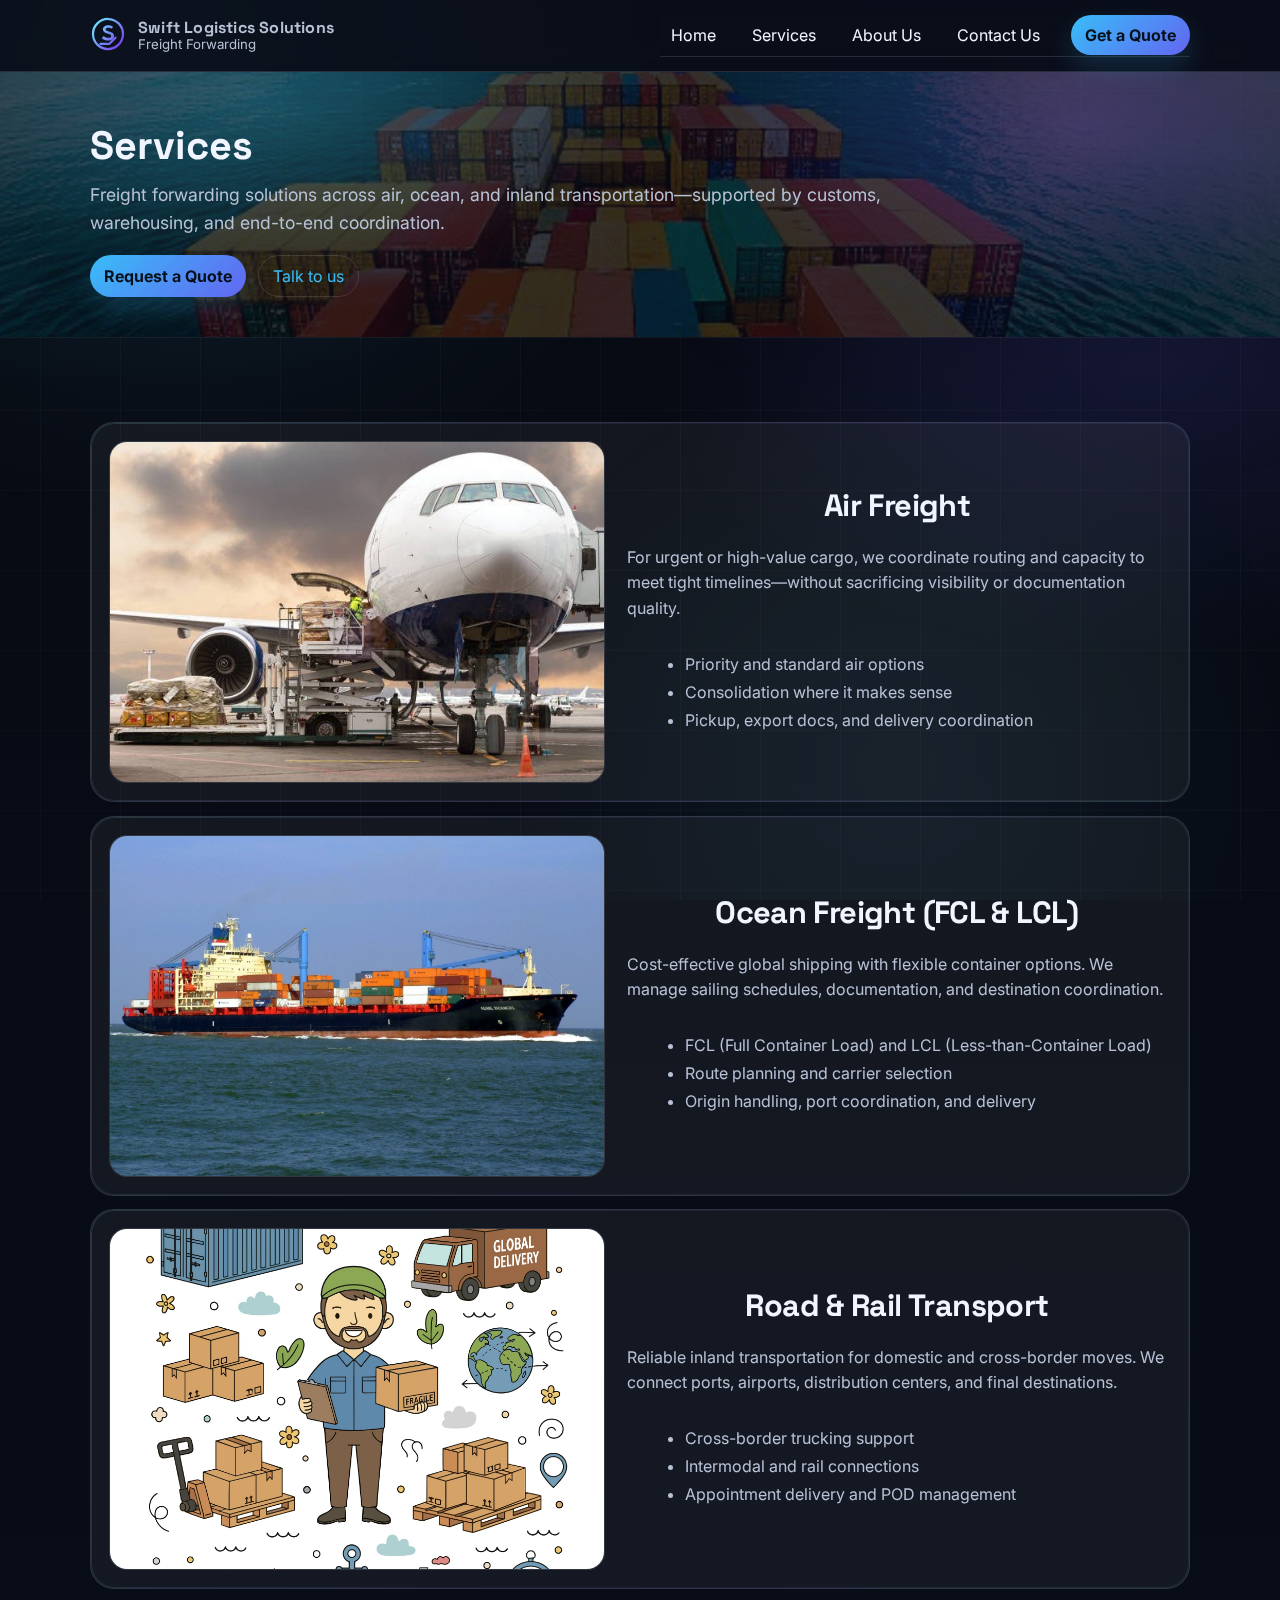
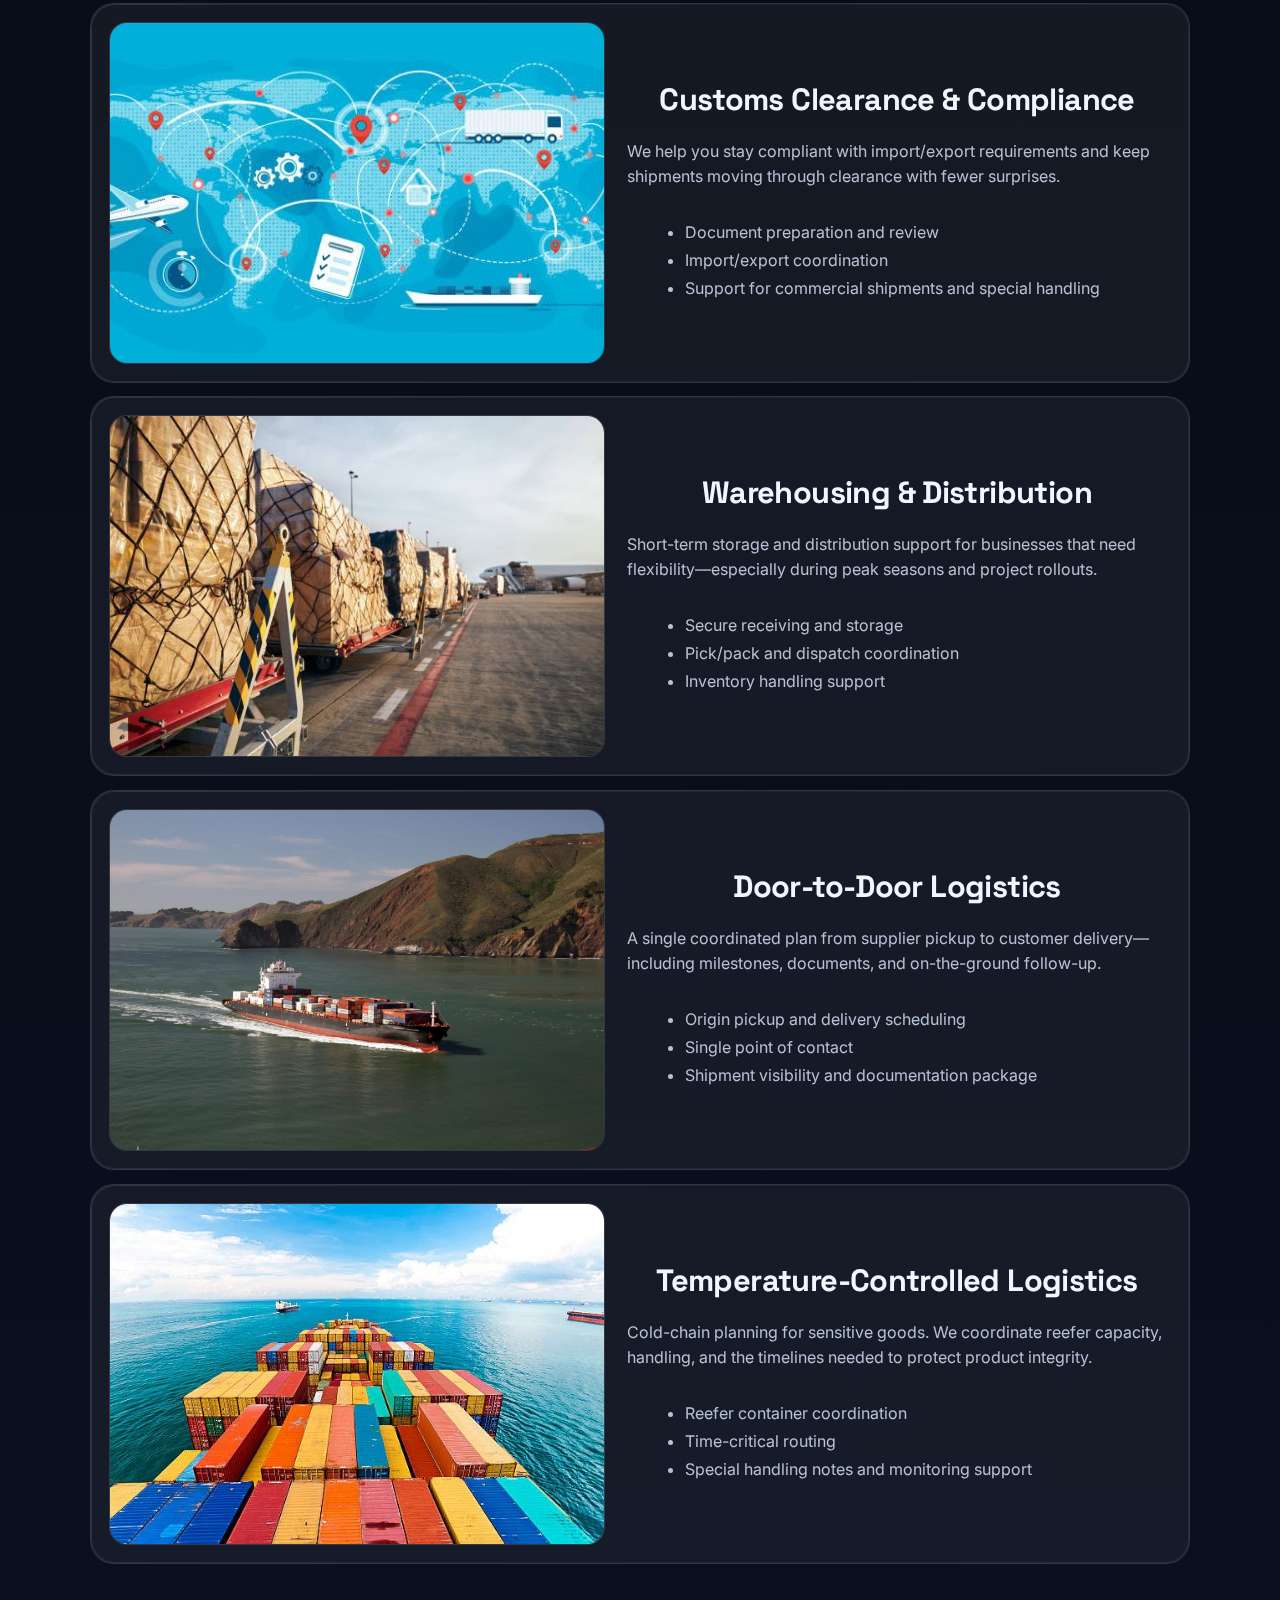
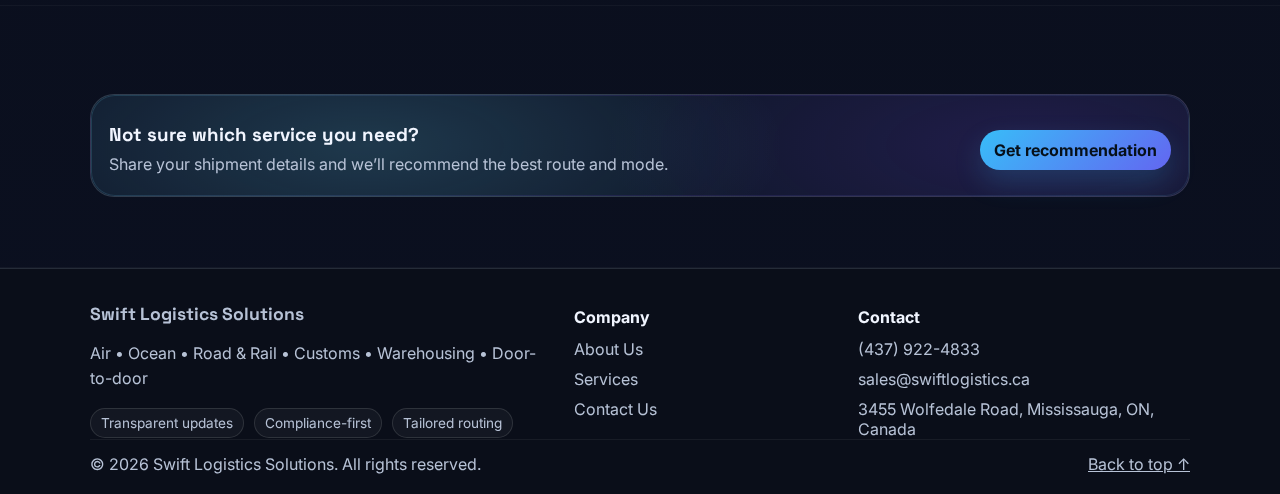
<file: services.html>
<!doctype html>
<html lang="en" data-theme="dark">
<head>
  <meta charset="utf-8">
  <meta name="viewport" content="width=device-width,initial-scale=1">
  <title>Services | Swift Logistics Solutions</title>
  <meta name="description" content="Explore Swift Logistics Solutions services: air freight, ocean freight (FCL/LCL), road & rail transport, customs clearance, warehousing & distribution, door-to-door and temperature-controlled logistics.">
  <meta name="theme-color" content="#0B1020">
  <link rel="icon" href="assets/images/favicon.svg" type="image/svg+xml">
  <link rel="preconnect" href="https://fonts.googleapis.com">
  <link rel="preconnect" href="https://fonts.gstatic.com" crossorigin>
  <link href="https://fonts.googleapis.com/css2?family=Inter:wght@400;500;600;700&family=Space+Grotesk:wght@500;600;700&display=swap" rel="stylesheet">
  <link rel="stylesheet" href="assets/css/style.css">
</head>
<body class="services-page">
  <a class="skip-link" href="#main">Skip to content</a>
  <header class="site-header" id="top">
  <div class="container nav-wrap">
    <a class="brand" href="index.html" aria-label="Swift Logistics Solutions home">
      <span class="logo" aria-hidden="true">
        <svg width="36" height="36" viewBox="0 0 48 48" fill="none" xmlns="http://www.w3.org/2000/svg">
          <defs>
            <linearGradient id="g" x1="6" y1="8" x2="42" y2="40" gradientUnits="userSpaceOnUse">
              <stop stop-color="#6EE7FF"/><stop offset="1" stop-color="#7C3AED"/>
            </linearGradient>
          </defs>
          <path d="M24 4C35.046 4 44 12.954 44 24C44 35.046 35.046 44 24 44C12.954 44 4 35.046 4 24C4 12.954 12.954 4 24 4Z" stroke="url(#g)" stroke-width="3"/>
          <path d="M30.6 14.2C29.1 12.9 27.0 12.2 24.5 12.2C20.1 12.2 17.2 14.4 17.2 17.8C17.2 21.0 19.3 22.6 23.9 23.6C27.5 24.4 28.3 25.2 28.3 26.5C28.3 28.1 26.8 29.1 24.4 29.1C21.9 29.1 19.8 28.3 18.2 26.7L15.8 29.5C17.8 31.6 20.7 32.7 24.2 32.7C29.0 32.7 32.0 30.4 32.0 26.6C32.0 23.1 29.7 21.5 25.3 20.5C21.5 19.7 20.9 19.0 20.9 17.8C20.9 16.4 22.2 15.5 24.4 15.5C26.3 15.5 27.9 16.0 29.2 17.1L30.6 14.2Z" fill="url(#g)"/>
          <path d="M14 37L26 37L34 29" stroke="url(#g)" stroke-width="3" stroke-linecap="round" stroke-linejoin="round"/>
        </svg>
      </span>
      <span class="brand-text">
        <span class="brand-name">Swift Logistics Solutions</span>
        <span class="brand-sub">Freight Forwarding</span>
      </span>
    </a>

    <nav class="nav" aria-label="Primary">
      <button class="nav-toggle" type="button" aria-label="Open menu" aria-expanded="false" aria-controls="navMenu">
        <span></span><span></span><span></span>
      </button>

      <div class="nav-menu" id="navMenu">
        <a href="index.html" class="nav-link">Home</a>
        <a href="services.html" class="nav-link">Services</a>
        <a href="about.html" class="nav-link">About Us</a>
        <a href="contact.html" class="nav-link">Contact Us</a>

        <div class="nav-actions">
          <button class="btn btn-primary quote-open" type="button">
            Get a Quote
          </button>
        </div>
      </div>
    </nav>
  </div>
</header>
  <main id="main">
    <section class="page-hero">
  <div class="page-hero-bg" style="background-image:url('assets/images/ship-top-containers.jpg')"></div>
  <div class="container page-hero-inner reveal">
    <h1>Services</h1>
    <p class="lead">Freight forwarding solutions across air, ocean, and inland transportation—supported by customs, warehousing, and end-to-end coordination.</p>
    <div class="hero-actions">
      <button class="btn btn-primary quote-open" type="button">Request a Quote</button>
      <a class="btn btn-ghost" href="contact.html">Talk to us</a>
    </div>
  </div>
</section>

<section class="section services-main">
  <div class="container">

    <div class="service-block reveal" id="air">
      <div class="service-media">
        <img src="assets/images/air-cargo-plane.jpg" alt="Air cargo loading at the airport">
      </div>
      <div class="service-copy">
        <h2>Air Freight</h2>
        <p class="muted">For urgent or high-value cargo, we coordinate routing and capacity to meet tight timelines—without sacrificing visibility or documentation quality.</p>
        <ul class="bullets">
          <li>Priority and standard air options</li>
          <li>Consolidation where it makes sense</li>
          <li>Pickup, export docs, and delivery coordination</li>
        </ul>
        
      </div>
    </div>

    <div class="service-block reveal" id="ocean">
      <div class="service-media">
        <img src="assets/images/container-ship-side.jpg" alt="Container ship carrying freight">
      </div>
      <div class="service-copy">
        <h2>Ocean Freight (FCL & LCL)</h2>
        <p class="muted">Cost-effective global shipping with flexible container options. We manage sailing schedules, documentation, and destination coordination.</p>
        <ul class="bullets">
          <li>FCL (Full Container Load) and LCL (Less-than-Container Load)</li>
          <li>Route planning and carrier selection</li>
          <li>Origin handling, port coordination, and delivery</li>
        </ul>
        
      </div>
    </div>

    <div class="service-block reveal" id="inland">
      <div class="service-media">
        <img src="assets/images/road-rail-illustration.jpeg" alt="Road and rail transport logistics">
      </div>
      <div class="service-copy">
        <h2>Road & Rail Transport</h2>
        <p class="muted">Reliable inland transportation for domestic and cross-border moves. We connect ports, airports, distribution centers, and final destinations.</p>
        <ul class="bullets">
          <li>Cross-border trucking support</li>
          <li>Intermodal and rail connections</li>
          <li>Appointment delivery and POD management</li>
        </ul>
        
      </div>
    </div>

    <div class="service-block reveal" id="customs">
      <div class="service-media">
        <img src="assets/images/global-network-map.jpg" alt="Global logistics and documentation">
      </div>
      <div class="service-copy">
        <h2>Customs Clearance & Compliance</h2>
        <p class="muted">We help you stay compliant with import/export requirements and keep shipments moving through clearance with fewer surprises.</p>
        <ul class="bullets">
          <li>Document preparation and review</li>
          <li>Import/export coordination</li>
          <li>Support for commercial shipments and special handling</li>
        </ul>
        
      </div>
    </div>

    <div class="service-block reveal" id="warehouse">
      <div class="service-media">
        <img src="assets/images/warehouse-distribution.jpeg" alt="Warehousing and distribution operations">
      </div>
      <div class="service-copy">
        <h2>Warehousing & Distribution</h2>
        <p class="muted">Short-term storage and distribution support for businesses that need flexibility—especially during peak seasons and project rollouts.</p>
        <ul class="bullets">
          <li>Secure receiving and storage</li>
          <li>Pick/pack and dispatch coordination</li>
          <li>Inventory handling support</li>
        </ul>
        
      </div>
    </div>

    <div class="service-block reveal" id="doortodoor">
      <div class="service-media">
        <img src="assets/images/container-ship-coast.jpg" alt="Door-to-door shipment coordination">
      </div>
      <div class="service-copy">
        <h2>Door-to-Door Logistics</h2>
        <p class="muted">A single coordinated plan from supplier pickup to customer delivery—including milestones, documents, and on-the-ground follow-up.</p>
        <ul class="bullets">
          <li>Origin pickup and delivery scheduling</li>
          <li>Single point of contact</li>
          <li>Shipment visibility and documentation package</li>
        </ul>
        
      </div>
    </div>

    <div class="service-block reveal" id="temp">
      <div class="service-media">
        <img src="assets/images/ship-top-containers.jpg" alt="Temperature-controlled shipping options">
      </div>
      <div class="service-copy">
        <h2>Temperature-Controlled Logistics</h2>
        <p class="muted">Cold-chain planning for sensitive goods. We coordinate reefer capacity, handling, and the timelines needed to protect product integrity.</p>
        <ul class="bullets">
          <li>Reefer container coordination</li>
          <li>Time-critical routing</li>
          <li>Special handling notes and monitoring support</li>
        </ul>
        
      </div>
    </div>
  </div>
</section>

<section class="section alt">
  <div class="container">
    <div class="cta-banner reveal">
      <div>
        <h3>Not sure which service you need?</h3>
        <p class="muted">Share your shipment details and we’ll recommend the best route and mode.</p>
      </div>
      <button type="button" class="btn btn-primary quote-open" data-open-quote>Get recommendation</button>
    </div>
  </div>
</section>
  </main>
  <footer class="site-footer">
  <div class="container footer-grid">
    <div>
      <div class="footer-brand">Swift Logistics Solutions</div>
      <p class="muted">Air • Ocean • Road & Rail • Customs • Warehousing • Door-to-door</p>
      <div class="footer-badges">
        <span class="badge">Transparent updates</span>
        <span class="badge">Compliance-first</span>
        <span class="badge">Tailored routing</span>
      </div>
    </div>

    <div>
      <h3>Company</h3>
      <ul class="footer-links">
        <li><a href="about.html">About Us</a></li>
        <li><a href="services.html">Services</a></li>
        <li><a href="contact.html">Contact Us</a></li>
      </ul>
    </div>

    <div>
      <h3>Contact</h3>
      <ul class="footer-links">
        <li><a href="tel:+14379224833">(437) 922-4833</a></li>
        <li><a href="mailto:sales@swiftlogistics.ca">sales@swiftlogistics.ca</a></li>
        <li><span class="muted">3455 Wolfedale Road, Mississauga, ON, Canada</span></li>
      </ul>
    </div>
  </div>

  <div class="container footer-bottom">
    <span class="muted">© 2026 Swift Logistics Solutions. All rights reserved.</span>
    <a class="muted" href="#top">Back to top ↑</a>
  </div>
</footer>
  <div class="modal" id="quoteModal" role="dialog" aria-modal="true" aria-labelledby="quoteTitle" aria-hidden="true">
  <div class="modal-backdrop" data-close="true"></div>
  <div class="modal-card" role="document">
    <div class="modal-head">
      <div>
        <h2 id="quoteTitle">Request a Quote</h2>
        <p class="muted">Share your shipment details. We’ll reply with options and pricing.</p>
      </div>
      <button class="icon-btn" type="button" aria-label="Close" data-close="true">✕</button>
    </div>

    <form class="form" id="quoteForm" action="https://formsubmit.co/sales@swiftlogistics.ca" method="POST" accept-charset="UTF-8">
  <div class="modal-body">
    <!-- Send quote requests only to sales@swiftlogistics.ca -->
    <input type="hidden" name="_subject" value="New Quote Request — Swift Logistics Solutions">
    <input type="hidden" name="_captcha" value="false">
    <!-- _next must be an absolute URL for GitHub Pages (repo sub-path). Set via JS. -->
    <input type="hidden" id="nextUrl" name="_next" value="">

    <div class="grid-3">
      <label>
        Company Name
        <input type="text" name="company" placeholder="Company name" autocomplete="organization" required>
      </label>
      <label>
        Phone Number
        <input type="tel" name="phone" placeholder="Enter your phone number" autocomplete="tel" inputmode="tel" required>
      </label>
      <label>
        Email Address
        <input type="email" name="email" placeholder="Enter your email" autocomplete="email" required>
      </label>
    </div>

      <div class="grid-3">
        <label>
          Service
          <select name="service" required>
            <option value="" disabled selected>Select one</option>
            <option>Air Freight</option>
            <option>Ocean Freight (FCL/LCL)</option>
            <option>Road & Rail</option>
            <option>Customs Clearance</option>
            <option>Warehousing & Distribution</option>
            <option>Door-to-Door Logistics</option>
            <option>Temperature-Controlled</option>
        <option value="Other">Other</option>
          </select>
        </label>
        <label>
          Origin
          <input name="origin" required type="text" placeholder="City, Country">
        </label>
        <label>
          Destination
          <input name="destination" required type="text" placeholder="City, Country">
        </label>
      </div>

      <div class="grid-2">
        <label>
          Cargo details
          <input name="cargo_details" required type="text" placeholder="e.g., 2 pallets, 450 kg, non-haz">
        </label>
        <label>
          Ready date
          <input name="ready_date" type="date" required>
        </label>
      </div>

      <label>
        Notes
        <textarea name="notes" rows="4" placeholder="Incoterms, dimensions, special handling, temperature range, etc."></textarea>
      </label>

      <div class="form-actions">
        <button class="btn btn-primary" type="submit">Send Request</button>
        <button class="btn btn-ghost" type="button" data-close="true">Cancel</button>
        <p id="quoteStatus" class="form-status" aria-live="polite"></p>
      </div>
</div>
</form>
      </div>
</div>
  <canvas id="fxCanvas" aria-hidden="true"></canvas>
  <button class="fab" id="toTop" aria-label="Back to top">↑</button>
  <script src="assets/js/main.js"></script>
  <script src="assets/js/quote-submit.js"></script>
  <script src="assets/js/reveal.js"></script>
</body>
</html>
</file>
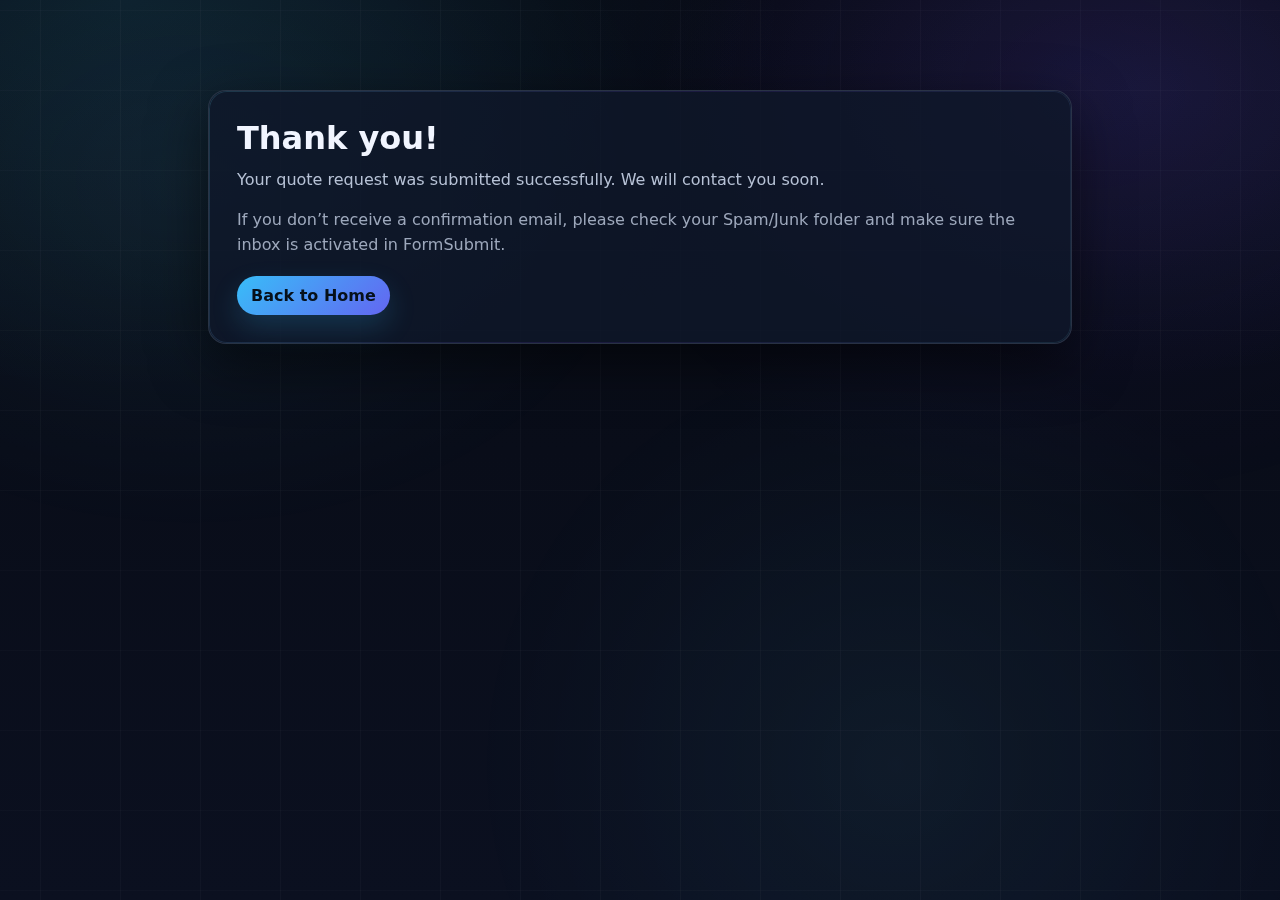
<file: thanks.html>
<!doctype html>
<html lang="en">
<head>
  <meta charset="utf-8">
  <meta name="viewport" content="width=device-width, initial-scale=1">
  <title>Thank you — Swift Logistics</title>
  <link rel="stylesheet" href="assets/css/style.css">
</head>
<body>
  <main class="container" style="padding:90px 18px; max-width:900px;">
    <div class="card" style="padding:28px;">
      <h1 style="margin:0 0 10px;">Thank you!</h1>
      <p style="margin:0 0 14px;">Your quote request was submitted successfully. We will contact you soon.</p>
      <p style="margin:0; opacity:.85;">If you don’t receive a confirmation email, please check your Spam/Junk folder and make sure the inbox is activated in FormSubmit.</p>
      <div style="margin-top:18px;">
        <a class="btn btn-primary" href="index.html">Back to Home</a>
      </div>
    </div>
  </main>
</body>
</html>
</file>
<file: assets/css/style.css>
/* Swift Logistics — custom, original design (no template copy) */
:root{
  --bg: #070A14;
  --bg2: #0B1020;
  --surface: rgba(255,255,255,.06);
  --surface2: rgba(255,255,255,.10);
  --stroke: rgba(255,255,255,.12);
  --text: rgba(255,255,255,.92);
  --muted: rgba(255,255,255,.72);
  --muted2: rgba(255,255,255,.58);
  --primary: #6EE7FF;
  --primary2: #7C3AED;
  --good: #22c55e;
  --shadow: 0 18px 60px rgba(0,0,0,.45);
  --radius: 18px;
  --radius2: 24px;
  --container: 1100px;
  --font: "Inter", system-ui, -apple-system, Segoe UI, Roboto, Helvetica, Arial, sans-serif;
  --display: "Space Grotesk", var(--font);
}

html[data-theme="light"]{
  --bg: #F6F7FB;
  --bg2: #FFFFFF;
  --surface: rgba(20,23,35,.06);
  --surface2: rgba(20,23,35,.10);
  --stroke: rgba(20,23,35,.14);
  --text: rgba(12,14,22,.92);
  --muted: rgba(12,14,22,.72);
  --muted2: rgba(12,14,22,.60);
  --shadow: 0 18px 55px rgba(12,14,22,.12);
}

*{box-sizing:border-box}
body{
  margin:0;
  font-family:var(--font);
  color:var(--text);
  background:
    radial-gradient(900px 500px at 10% -10%, rgba(110,231,255,.20), transparent 55%),
    radial-gradient(900px 500px at 95% 0%, rgba(124,58,237,.22), transparent 55%),
    radial-gradient(700px 500px at 60% 120%, rgba(110,231,255,.12), transparent 60%),
    linear-gradient(180deg, var(--bg), var(--bg2));
  min-height:100vh;
  overflow-x:hidden;
}

a{color:inherit}
img{max-width:100%; display:block}
button,input,select,textarea{font:inherit; color:inherit}
p{line-height:1.6}

.container{
  width:min(var(--container), calc(100% - 40px));
  margin-inline:auto;
}

.skip-link{
  position:absolute;
  left:-999px;
  top:10px;
  background:var(--bg2);
  color:var(--text);
  padding:10px 12px;
  border-radius:12px;
  border:1px solid var(--stroke);
  z-index:9999;
}
.skip-link:focus{left:10px}

.muted{color:var(--muted)}
.lead{font-size:1.1rem; color:var(--muted); max-width:62ch}
.fineprint{font-size:.9rem}
.h3{font-family:var(--display); font-size:1.15rem; margin:0 0 10px}

.site-header{
  position:sticky;
  top:0;
  z-index:80;
  background: rgba(10,12,20,.62);
  backdrop-filter: blur(12px);
  border-bottom: 1px solid var(--stroke);
}
html[data-theme="light"] .site-header{ background: rgba(255,255,255,.78); }

.nav-wrap{
  display:flex;
  align-items:center;
  justify-content:space-between;
  padding:14px 0;
  gap:16px;
}

.brand{
  display:flex;
  align-items:center;
  gap:12px;
  text-decoration:none;
  min-width: 230px;
}
.brand-text{display:flex; flex-direction:column; line-height:1.1}
.brand-name{font-family:var(--display); font-weight:700; letter-spacing:.2px}
.brand-sub{font-size:.83rem; color:var(--muted2)}

.nav{display:flex; align-items:center; gap:10px}
.nav-toggle{
  display:none;
  width:44px; height:44px;
  border:1px solid var(--stroke);
  border-radius:14px;
  background:var(--surface);
  cursor:pointer;
}
.nav-toggle span{
  display:block;
  height:2px; width:18px;
  background:var(--text);
  margin:4px auto;
  opacity:.9;
}
.nav-menu{
  display:flex;
  align-items:center;
  gap:14px;
}

/* Drawer overlay (mobile) */
.nav-overlay{
  position:fixed;
  inset:0;
  background:rgba(0,0,0,.55);
  backdrop-filter: blur(2px);
  opacity:0;
  pointer-events:none;
  transition: opacity .18s ease;
  z-index:70;
}
body.nav-open{
  overflow:hidden;
}
body.nav-open .nav-overlay{
  opacity:1;
  pointer-events:auto;
}


/*
  FIX (mobile): When the hamburger menu is open on iOS Safari, some pill/outline
  CTAs from the page content can render as an empty dark rounded bar behind the
  menu (backdrop-filter quirk). Hide hero action CTAs while nav is open.
*/
body.nav-open .page-hero .hero-actions{
  display:none !important;
}

/* Extra safety: on iOS Safari, other pill/outline buttons (not just .btn-ghost)
   can still render as an empty dark bar behind the open mobile menu.
   While the nav drawer is open, hide buttons in the page content (main).
   This does NOT affect buttons inside the header nav drawer.
*/
@media (max-width: 860px){
  /* Hide page-content buttons while the nav drawer is open (prevents stray bars) */
  body.nav-open main .btn,
  body.nav-open main a.btn,
  body.nav-open main button.btn{
    display: none !important;
  }
}


.nav-link{
  text-decoration:none;
  color:var(--muted);
  padding:10px 10px;
  border-radius:12px;
  border:1px solid transparent;
  transition: all .2s ease;
}
.nav-link:hover{
  color:var(--text);
  background:var(--surface);
  border-color:var(--stroke);
}
.nav-actions{display:flex; gap:10px; align-items:center; margin-left:6px}

.btn{
  border-radius:14px;
  padding:10px 14px;
  border:1px solid var(--stroke);
  background:var(--surface);
  cursor:pointer;
  text-decoration:none;
  display:inline-flex;
  align-items:center;
  justify-content:center;
  gap:10px;
  transition: transform .15s ease, background .2s ease, border-color .2s ease;
  user-select:none;
}
.btn:hover{transform: translateY(-1px); border-color: rgba(110,231,255,.35)}
.btn:active{transform: translateY(0px)}
.btn-primary{
  background: linear-gradient(135deg, rgba(110,231,255,.95), rgba(124,58,237,.95));
  border-color: transparent;
  color: #0b1020;
  font-weight: 700;
}
.btn-primary:hover{filter: brightness(1.03)}
.btn-ghost{background:transparent}
.btn-block{width:100%}
.icon-btn{
  width:42px; height:42px;
  border-radius:14px;
  border:1px solid var(--stroke);
  background:var(--surface);
  cursor:pointer;
}

/* Hero */
.hero{
  position:relative;
  overflow:hidden;
  padding: 16px 0 24px;
  /* Keep hero content close to the header (remove large empty band) */
}
.hero-media{
  position:absolute;
  inset:0;
  background: url("../images/ship-top-containers.jpg") center/cover no-repeat;
  opacity:.55;
  filter: saturate(1.05) contrast(1.08);
  overflow:hidden;
}
.hero-video{
  position:absolute;
  inset:0;
  width:100%;
  height:100%;
  object-fit:cover;
  transform: scale(1.02);
  animation: heroBreath 14s ease-in-out infinite;
}
.hero-overlay{
  position:absolute;
  inset:0;
  background:
    radial-gradient(600px 320px at 18% 22%, rgba(110,231,255,.20), transparent 60%),
    radial-gradient(650px 320px at 82% 20%, rgba(124,58,237,.18), transparent 60%),
    linear-gradient(180deg, rgba(7,10,20,.12), rgba(7,10,20,.65));
  pointer-events:none;
}
.hero:before{
  content:"";
  position:absolute;
  inset:0;
  background:
    radial-gradient(700px 350px at 15% 15%, rgba(110,231,255,.26), transparent 55%),
    radial-gradient(700px 350px at 85% 20%, rgba(124,58,237,.26), transparent 55%),
    linear-gradient(180deg, rgba(7,10,20,.25), rgba(7,10,20,.92));
  pointer-events:none;
}
.hero-fade{
  position:absolute;
  inset:auto 0 0 0;
  height: 70px;
  background: linear-gradient(180deg, transparent, var(--bg2));
  pointer-events:none;
}
.hero-grid{
  position:relative;
  display:grid;
  grid-template-columns: 1.15fr .85fr;
  gap: 28px;
  align-items: start;
}
.pill{
  display:inline-flex;
  align-items:center;
  gap:10px;
  padding:8px 12px;
  border-radius:999px;
  border:1px solid var(--stroke);
  background: rgba(255,255,255,.05);
  color: var(--muted);
  font-size:.92rem;
}
.pill .dot{width:8px;height:8px;border-radius:10px;background:linear-gradient(135deg,var(--primary),var(--primary2))}
.hero-copy h1{
  font-family: var(--display);
  font-size: clamp(2.0rem, 3.2vw, 3.1rem);
  line-height: 1.05;
  margin: 14px 0 10px;
  letter-spacing: -0.6px;
}
.hero-actions{display:flex; gap:12px; flex-wrap:wrap; margin: 18px 0 14px}
.hero-metrics{
  display:grid;
  grid-template-columns: repeat(3, 1fr);
  gap: 10px;
  margin-top: 14px;
}
.metric{
  border:1px solid var(--stroke);
  background: rgba(255,255,255,.05);
  border-radius: 16px;
  padding: 12px 12px;
}
.metric-title{font-weight:700}
.metric-text{font-size:.92rem}

.glass-card{
  border-radius: var(--radius2);
  border: 1px solid var(--stroke);
  background: rgba(255,255,255,.06);
  box-shadow: var(--shadow);
  padding: 18px;
  position:relative;
  overflow:hidden;
}
.glass-card:before{
  content:"";
  position:absolute;
  inset:-2px;
  background: radial-gradient(500px 260px at 30% 10%, rgba(110,231,255,.20), transparent 55%),
              radial-gradient(500px 260px at 90% 30%, rgba(124,58,237,.20), transparent 55%);
  pointer-events:none;
}
.glass-card > *{position:relative}
.checklist{list-style:none; padding:0; margin: 10px 0 0; display:grid; gap:10px}
.checklist li{display:flex; gap:10px; align-items:flex-start; color:var(--muted)}
.checklist li span{color:var(--good); font-weight:800}
.mini-cta{margin-top:14px}

/* Sections */
.section{padding: 58px 0}
.section.alt{
  background: linear-gradient(180deg, transparent, rgba(255,255,255,.03), transparent);
  border-top: 1px solid rgba(255,255,255,.04);
  border-bottom: 1px solid rgba(255,255,255,.04);
}
.section-head{margin-bottom: 18px}
.section-head h2{
  font-family: var(--display);
  font-size: clamp(1.55rem, 2.3vw, 2.2rem);
  margin: 0 0 10px;
  letter-spacing: -0.3px;
}
.section-head p{max-width: 70ch; margin:0}

.cards{display:grid; gap: 14px}
.services-grid{
  grid-template-columns: repeat(3, 1fr);
}
.card{
  border:1px solid var(--stroke);
  background: var(--surface);
  border-radius: var(--radius);
  padding: 18px;
  box-shadow: 0 10px 30px rgba(0,0,0,.14);
  transition: transform .18s ease, border-color .2s ease, background .2s ease;
}
.card:hover{
  transform: translateY(-2px);
  border-color: rgba(110,231,255,.35);
  background: rgba(255,255,255,.07);
}
.card-icon{font-size:1.35rem; margin-bottom: 10px}
.card h3{margin:0 0 8px; font-family: var(--display)}
.link{
  display:inline-flex;
  gap:8px;
  align-items:center;
  margin-top: 10px;
  color: var(--primary);
  text-decoration:none;
  font-weight: 700;
}

.cta-banner{
  margin-top: 18px;
  border-radius: var(--radius2);
  border:1px solid var(--stroke);
  background:
    radial-gradient(700px 260px at 25% 50%, rgba(110,231,255,.16), transparent 60%),
    radial-gradient(700px 260px at 85% 50%, rgba(124,58,237,.16), transparent 60%),
    var(--surface);
  padding: 18px;
  display:flex;
  align-items:center;
  justify-content:space-between;
  gap:14px;
}
.cta-banner.compact{padding: 14px}
.cta-banner h3{margin:0 0 6px; font-family: var(--display)}
.cta-banner p{margin:0}

.two-col{
  display:grid;
  grid-template-columns: 1.05fr .95fr;
  gap: 26px;
  align-items:start;
}
.feature-list{display:grid; gap:14px; margin:18px 0}
.feature{display:flex; gap:12px; align-items:flex-start}
.feature-icon{
  width: 42px; height: 42px;
  border-radius: 14px;
  display:grid; place-items:center;
  border:1px solid var(--stroke);
  background: rgba(255,255,255,.05);
  flex: 0 0 auto;
}

.media-stack{display:grid; gap:12px; align-content:start}
.media{
  border-radius: var(--radius2);
  overflow:hidden;
  border:1px solid var(--stroke);
  background: rgba(255,255,255,.04);
  box-shadow: var(--shadow);
}
.media img{width:100%; height:auto}
.media.small{width:100%; transform:none}
.media.tall img{aspect-ratio: 16/11; object-fit:cover}
.media.tall{margin-bottom: 12px}
.quote-card{
  border:1px solid var(--stroke);
  background: rgba(255,255,255,.06);
  border-radius: var(--radius2);
  padding: 16px;
}

.steps{
  display:grid;
  grid-template-columns: repeat(5, 1fr);
  gap: 12px;
}
.step{
  border:1px solid var(--stroke);
  background: rgba(255,255,255,.05);
  border-radius: var(--radius);
  padding: 14px;
}
.step-num{
  width: 34px; height: 34px;
  border-radius: 12px;
  display:grid; place-items:center;
  font-weight: 800;
  color: #0b1020;
  background: linear-gradient(135deg, rgba(110,231,255,.95), rgba(124,58,237,.95));
  margin-bottom: 10px;
}
.step h3{margin:0 0 8px; font-family: var(--display)}
.step p{margin:0}

.contact-strip{
  display:flex;
  align-items:center;
  gap: 10px;
  flex-wrap:wrap;
}
.contact-chip{
  display:flex;
  align-items:center;
  gap: 10px;
  padding: 10px 12px;
  border-radius: 16px;
  border:1px solid var(--stroke);
  background: rgba(255,255,255,.05);
  text-decoration:none;
  min-width: 220px;
}
.contact-chip strong{display:block}
.contact-chip span span{display:block}
.chip-ico{width:36px;height:36px;border-radius:14px;border:1px solid var(--stroke);background:rgba(255,255,255,.05);display:grid;place-items:center}

/* Page hero */
.page-hero{
  position:relative;
  overflow:hidden;
  padding: 48px 0 26px;
  border-bottom: 1px solid rgba(255,255,255,.05);
}
.page-hero-bg{
  position:absolute;
  inset:-30px -30px 0 -30px;
  background-size: cover;
  background-position: center;
  opacity:.18;
  filter: saturate(1.12) contrast(1.05);
}
.page-hero:before{
  content:"";
  position:absolute;
  inset:0;
  background:
    radial-gradient(700px 320px at 20% 10%, rgba(110,231,255,.22), transparent 55%),
    radial-gradient(700px 320px at 85% 20%, rgba(124,58,237,.22), transparent 55%),
    linear-gradient(180deg, rgba(7,10,20,.35), rgba(7,10,20,.95));
  pointer-events:none;
}
.page-hero-inner{position:relative}
.page-hero-inner h1{
  font-family: var(--display);
  font-size: clamp(2.0rem, 3.1vw, 2.8rem);
  margin: 0 0 10px;
}
.page-hero-inner p{margin:0; max-width: 72ch}

/* Services detail */
.toc{
  display:flex; flex-wrap:wrap; gap:10px;
  margin-bottom: 18px;
}
.toc a{
  text-decoration:none;
  padding: 8px 12px;
  border:1px solid var(--stroke);
  border-radius: 999px;
  background: rgba(255,255,255,.04);
  color: var(--muted);
}
.toc a:hover{color:var(--text); border-color: rgba(110,231,255,.35)}

.service-block{
  display:grid;
  grid-template-columns: .95fr 1.05fr;
  gap: 18px;
  padding: 18px;
  border-radius: var(--radius2);
  border:1px solid var(--stroke);
  background: rgba(255,255,255,.05);
  margin: 14px 0;
}
.service-media{
  border-radius: 18px;
  overflow:hidden;
  border: 1px solid rgba(255,255,255,.10);
  background: rgba(255,255,255,.04);
}
.service-media img{width:100%; height:100%; object-fit:cover; aspect-ratio: 16/11}
.service-copy h2{
  margin: 0 0 8px;
  font-family: var(--display);
  text-align: center; /* center only the service heading */
}
.service-copy{
  /* Center the copy vertically so each service block looks balanced */
  display:flex;
  flex-direction:column;
  justify-content:center;
  gap: 12px;
  padding: 6px 4px;
}
.service-copy p{ margin:0 }
.bullets{margin: 12px 0 0 18px; color: var(--muted)}
.bullets li{margin: 8px 0}

/* About + coverage */
.mini-cards{grid-template-columns: repeat(3, 1fr); margin-top: 12px}
.reasons-grid{grid-template-columns: repeat(3, 1fr)}
.coverage{
  display:grid;
  grid-template-columns: 1fr 1fr;
  gap: 18px;
  align-items:start;
}
.gallery{
  display:grid;
  grid-template-columns: 1fr 1fr;
  gap: 10px;
}
.gallery img{
  border-radius: 16px;
  border: 1px solid var(--stroke);
  height: 100%;
  object-fit: cover;
}
.gallery img:first-child{grid-column: 1 / -1; aspect-ratio: 16/9}

.footer-badges{display:flex; gap:10px; flex-wrap:wrap; margin-top: 12px}
.badge{
  font-size:.85rem;
  color: var(--muted);
  border:1px solid var(--stroke);
  background: rgba(255,255,255,.04);
  border-radius: 999px;
  padding: 6px 10px;
}

/* Contact page */
.contact-grid{
  display:grid;
  grid-template-columns: 1fr 1fr;
  gap: 18px;
  align-items:start;
}
.contact-card, .map-card{
  border:1px solid var(--stroke);
  background: rgba(255,255,255,.05);
  border-radius: var(--radius2);
  padding: 18px;
}
.contact-info{display:grid; gap: 12px; margin: 14px 0}
.info-row{display:flex; gap: 12px; align-items:flex-start}
.info-ico{
  width: 42px; height: 42px;
  border-radius: 14px;
  border:1px solid var(--stroke);
  background: rgba(255,255,255,.04);
  display:grid; place-items:center;
  flex: 0 0 auto;
}
.info-label{font-size:.9rem; color: var(--muted2); margin-bottom: 2px}
.divider{height:1px; background: var(--stroke); margin: 16px 0}

/* Contact page - center the whole "Get in touch" content block */
.contact-grid{
  display:flex;
  justify-content:center;
}
.contact-card{
  width:100%;
  max-width: 980px;
  margin: 0 auto;
  text-align:center;
}
.contact-info{
  width:100%;
  max-width: 560px;
  margin: 18px auto 0;
  display:flex;
  flex-direction:column;
  align-items:center;
  gap: 14px;
}
.info-row{
  display:flex;
  flex-direction:column;
  align-items:center;
  justify-content:center;
  gap: 8px;
}
.info-row > div{
  text-align:center;
}
@media (max-width: 640px){
  .contact-card{ text-align:center; }
  .contact-card h1, .contact-card h2{ text-align:center; }
}


.form{display:grid; gap: 12px}
.form label{display:grid; gap: 7px; color: var(--muted)}
input,select,textarea{
  border-radius: 14px;
  border: 1px solid var(--stroke);
  background: rgba(255,255,255,.04);
  padding: 12px 12px;
  outline:none;
  width: 100%;
  box-sizing: border-box;
}
input:focus,select:focus,textarea:focus{
  border-color: rgba(110,231,255,.45);
  /* Slightly tighter focus ring so adjacent fields never visually clash */
  box-shadow: 0 0 0 3px rgba(110,231,255,.12);
}
textarea{resize: vertical; min-height: 120px}
.grid-2{display:grid; grid-template-columns: minmax(0,1fr) minmax(0,1fr); gap: 18px}
.grid-3{display:grid; grid-template-columns: minmax(0,1fr) minmax(0,1fr) minmax(0,1fr); gap: 22px}
.form-actions{display:flex; gap: 10px; flex-wrap:wrap; margin-top: 6px}

.map-wrap{
  border-radius: 18px;
  overflow:hidden;
  border: 1px solid var(--stroke);
  background: rgba(255,255,255,.04);
  height: 320px;
}
.map-wrap iframe{width:100%; height:100%; border:0}
.map-below{margin-top: 14px}
.mini-gallery{display:grid; grid-template-columns: 1fr 1fr; gap: 10px; margin-bottom: 12px}
.mini-gallery img{
  border-radius: 16px;
  border: 1px solid var(--stroke);
  aspect-ratio: 16/11;
  object-fit: cover;
}

.faq details{
  border:1px solid var(--stroke);
  background: rgba(255,255,255,.05);
  border-radius: 16px;
  padding: 12px 14px;
  margin: 10px 0;
}
.faq summary{cursor:pointer; font-weight:700; color: var(--text)}
.faq p{margin: 10px 0 0}

/* Footer */

/* ------------------------------------------------------------
   Quote Modal – spacing + no-scrollbar polish (2026-02)
   Fixes:
   - labels sitting too close to the previous row's inputs
   - Notes textarea height too tall (forces cramped layout)
   - hides inner scrollbars (still allows scrolling if needed)
------------------------------------------------------------ */

#quoteModal #quoteForm.form{
  /* more vertical breathing room between the grid rows */
  gap: 34px !important;
}

#quoteModal #quoteForm .grid-3,
#quoteModal #quoteForm .grid-2{
  /* keep columns spaced evenly */
  gap: 22px !important;
}

#quoteModal #quoteForm label{
  /* label-to-control spacing */
  gap: 12px !important;
}

#quoteModal #quoteForm textarea{
  /* reduce Notes height to reclaim space for row spacing */
  min-height: 80px !important;
  height: 80px !important;
}

/* Center the quote modal title & subtitle (keep rest untouched) */
#quoteModal .modal-head{
  position: relative;
  justify-content: center !important;
}
#quoteModal .modal-head > div{
  width: 100%;
  text-align: center;
    padding-left: clamp(44px, 6vw, 72px);
  padding-right: clamp(44px, 6vw, 72px); /* reserve space so the close button doesn't offset centering */
}
#quoteModal .modal-head .modal-close{
  position: absolute;
  right: 0;
  top: 0;
}



/* Hide any inner scrollbar while preserving scroll (small screens) */
#quoteModal .modal-body{
  scrollbar-width: none;
}
#quoteModal .modal-body::-webkit-scrollbar{
  width: 0;
  height: 0;
}
.site-footer{
  padding: 34px 0 20px;
  border-top: 1px solid rgba(255,255,255,.06);
  background: rgba(0,0,0,.12);
}
html[data-theme="light"] .site-footer{ background: rgba(20,23,35,.04); }
.footer-grid{
  display:grid;
  grid-template-columns: 1.4fr .8fr 1fr;
  gap: 18px;
  align-items:start;
}
.footer-brand{
  font-family: var(--display);
  font-weight: 800;
  font-size: 1.1rem;
}
.site-footer h3{margin: 4px 0 12px; font-size: 1rem}
.footer-links{list-style:none; padding:0; margin:0; display:grid; gap: 10px}
.footer-links a{text-decoration:none; color: var(--muted)}
.footer-links a:hover{color:var(--text)}
.footer-bottom{
  display:flex;
  justify-content:space-between;
  gap:12px;
  align-items:center;
  margin-top: 18px;
  padding-top: 14px;
  border-top: 1px solid rgba(255,255,255,.06);
}

/* Modal */
.modal{
  position: fixed;
  inset: 0;
  display:none;
  z-index: 9999;
}
.modal[aria-hidden="false"]{display:block}
.modal-backdrop{
  position:absolute;
  inset:0;
  background: rgba(0,0,0,.55);
  backdrop-filter: blur(6px);
}
.modal-card{
  position:relative;
  width:min(760px, calc(100% - 24px));
  margin: 6vh auto;
  border-radius: var(--radius2);
  border: 1px solid var(--stroke);
  background: linear-gradient(180deg, rgba(255,255,255,.07), rgba(255,255,255,.05));
  box-shadow: var(--shadow);
  padding: 16px;
  /* Prevent horizontal overflow that can create a bottom scrollbar */
  overflow-x:hidden;
}

/* Allow grid children to shrink instead of forcing page overflow */
.grid-2 > *, .grid-3 > *{min-width:0}

/* Defensive: any form control stays within its column */
input, select, textarea{max-width:100%}
.modal-head{
  display:flex;
  justify-content:space-between;
  gap: 12px;
  align-items:flex-start;
  margin-bottom: 12px;
}
.modal-head h2{margin: 0 0 6px; font-family: var(--display)}
.modal-head p{margin:0}

/* Floating action button */
.fab{
  position: fixed;
  right: 16px;
  bottom: 16px;
  width: 46px;
  height: 46px;
  border-radius: 16px;
  border: 1px solid var(--stroke);
  background: rgba(255,255,255,.08);
  color: var(--text);
  box-shadow: var(--shadow);
  cursor:pointer;
  display:none;
}
.fab.show{display:grid; place-items:center}
.fab:hover{border-color: rgba(110,231,255,.35)}

/* Reveal animations */
.reveal{opacity:0; transform: translateY(10px); transition: opacity .55s ease, transform .55s ease}
.reveal.in{opacity:1; transform: translateY(0px)}

/* Responsive */
@media (max-width: 980px){
  /* Slightly darker scrim on small screens to avoid iOS blur artifacts */
  body.nav-open .nav-overlay{ background: rgba(3,6,12,.78); }
  .hero-grid{grid-template-columns: 1fr; }
  .hero-metrics{grid-template-columns: 1fr; }
  .services-grid{grid-template-columns: 1fr 1fr}
  .two-col{grid-template-columns: 1fr}
  .steps{grid-template-columns: 1fr 1fr}
  .footer-grid{grid-template-columns: 1fr 1fr}
  .contact-grid{grid-template-columns: 1fr}
  .service-block{grid-template-columns: 1fr}
  .grid-3{grid-template-columns: 1fr}
  .mini-cards{grid-template-columns: 1fr}
  .reasons-grid{grid-template-columns: 1fr 1fr}
  .coverage{grid-template-columns: 1fr}
}
@media (max-width: 720px){
  .nav-toggle{display:block}
    .nav-menu{
    position: fixed;
    /* Mobile drawer: start below the sticky header */
    top: 76px;
    right: 0;
    bottom: 0;
    left: auto;
    width: min(82vw, 320px);
    border: 1px solid var(--stroke);
    /* Solid background on phones prevents the dark/ghost bar artifact */
    background: rgba(10,12,20,1);
    backdrop-filter: none;
    -webkit-backdrop-filter: none;
    border-left-color: rgba(255,255,255,.08);
    border-radius: 18px 0 0 18px;
    /*
      Phones: keep "Home" clear of the top edge/pill that some mobile browsers
      render behind the drawer.
    */
    padding: calc(18px + env(safe-area-inset-top)) 16px calc(22px + env(safe-area-inset-bottom));
    height: calc(100dvh - 76px);
    overflow-y: auto;
    -webkit-overflow-scrolling: touch;
    border-top: 0;
    flex-direction: column;
    align-items: stretch;
    gap: 26px;
    display:flex;
    transform: translateX(110%);
    transition: transform .2s ease;
    z-index: 90;
  }
  html[data-theme="light"] .nav-menu{background: rgba(255,255,255,.98)}
  .nav-menu.open{transform: translateX(0)}
  .nav-actions{margin-left:0; flex-direction:column}
  .media-stack{gap: 14px;}
  .media-card img{max-height: 240px;}
  .services-grid{grid-template-columns: 1fr}
  .steps{grid-template-columns: 1fr}
  .footer-grid{grid-template-columns: 1fr}
  .grid-2{grid-template-columns: 1fr}
}

/* ------------------------------
   Next‑gen “AI powered” motion layer
---------------------------------*/

/* Subtle animated grid + aurora wash */
body::before{
  content:"";
  position:fixed;
  inset:0;
  pointer-events:none;
  background:
    radial-gradient(800px 600px at 15% 20%, rgba(110,231,255,.12), transparent 60%),
    radial-gradient(900px 700px at 85% 10%, rgba(124,58,237,.14), transparent 60%),
    radial-gradient(700px 700px at 70% 85%, rgba(110,231,255,.10), transparent 62%),
    linear-gradient(to right, rgba(255,255,255,.05) 1px, transparent 1px),
    linear-gradient(to bottom, rgba(255,255,255,.04) 1px, transparent 1px);
  background-size: auto, auto, auto, 80px 80px, 80px 80px;
  background-position: center;
  opacity:.55;
  filter: blur(.0px);
  animation: gridDrift 16s ease-in-out infinite;
  z-index:-1;
}
html[data-theme="light"] body::before{
  opacity:.25;
  background:
    radial-gradient(800px 600px at 15% 20%, rgba(110,231,255,.14), transparent 60%),
    radial-gradient(900px 700px at 85% 10%, rgba(124,58,237,.14), transparent 60%),
    radial-gradient(700px 700px at 70% 85%, rgba(110,231,255,.10), transparent 62%),
    linear-gradient(to right, rgba(10,12,20,.06) 1px, transparent 1px),
    linear-gradient(to bottom, rgba(10,12,20,.05) 1px, transparent 1px);
  background-size:auto, auto, auto, 84px 84px, 84px 84px;
}
@keyframes gridDrift{
  0%,100%{ background-position: 0% 0%, 0% 0%, 0% 0%, 0 0, 0 0; }
  50%{ background-position: 10% 15%, -10% 8%, 5% -10%, 18px 12px, 18px 12px; }
}

/* Particle canvas */
#fxCanvas{
  position:fixed;
  inset:0;
  width:100%;
  height:100%;
  pointer-events:none;
  z-index:0;
  opacity:.42;
}
html[data-theme="light"] #fxCanvas{ opacity:.22; }

/* Stronger card “neon edge” */
.card, .glass-card, .service-block, .cta-banner{
  position:relative;
}
.card::after, .glass-card::after, .service-block::after, .cta-banner::after{
  content:"";
  position:absolute;
  inset:0;
  border-radius: inherit;
  padding:1px;
  background: linear-gradient(120deg, rgba(110,231,255,.55), rgba(124,58,237,.45), rgba(110,231,255,.35));
  -webkit-mask: linear-gradient(#000 0 0) content-box, linear-gradient(#000 0 0);
  -webkit-mask-composite: xor;
  mask-composite: exclude;
  opacity:.28;
  transition: opacity .25s ease;
  pointer-events:none;
}
.card:hover::after, .glass-card:hover::after, .service-block:hover::after, .cta-banner:hover::after{opacity:.55;}

/* Reveal animations (stagger capable) */
.reveal{
  opacity:0;
  transform: translateY(14px) scale(.985);
  transition:
    opacity .75s ease,
    transform .75s cubic-bezier(.2,.8,.2,1);
  transition-delay: var(--d, 0ms);
  will-change: transform, opacity;
}
.reveal.in{
  opacity:1;
  transform: translateY(0) scale(1);
}
.reveal-left{ transform: translateX(-16px) scale(.99); }
.reveal-right{ transform: translateX(16px) scale(.99); }
.reveal-left.in, .reveal-right.in{ transform: translateX(0) scale(1); }

@media (prefers-reduced-motion: reduce){
  .reveal{opacity:1 !important; transform:none !important; transition:none !important;}
}

/* Service cards: slight lift + animated sheen */
.services-grid .card{
  overflow:hidden;
}
.services-grid .card::before{
  content:"";
  position:absolute;
  inset:-40% -60%;
  background: radial-gradient(circle at 20% 20%, rgba(110,231,255,.22), transparent 45%),
              radial-gradient(circle at 70% 30%, rgba(124,58,237,.20), transparent 55%);
  transform: rotate(12deg);
  opacity:.0;
  transition: opacity .35s ease;
}
.services-grid .card:hover::before{ opacity:.95; }
.services-grid .card:hover{ transform: translateY(-6px); }

/* Media stack: no overlap + professional collage */
.media-stack{
  display:grid;
  gap:14px;
}
.media-stack .media{
  border-radius: 24px;
  overflow:hidden;
  border:1px solid var(--stroke);
  box-shadow: var(--shadow);
}
.media-stack .media img{
  width:100%;
  height:320px;
  object-fit:cover;
}
.media-stack .media.small img{ height:220px; }

@media (max-width: 980px){
  .media-stack .media img{ height:280px; }
  .media-stack .media.small img{ height:200px; }
}


@keyframes heroPan{
  0%,100%{ transform: scale(1.08) translate3d(0,0,0); background-position: 50% 50%; }
  50%{ transform: scale(1.12) translate3d(-1.5%, -0.5%, 0); background-position: 55% 45%; }
}

@keyframes heroBreath{
  0%,100%{ transform: scale(1.02) translate3d(0,0,0); filter: saturate(1.05) contrast(1.08); }
  50%{ transform: scale(1.05) translate3d(-0.6%, -0.3%, 0); filter: saturate(1.12) contrast(1.10); }
}



/* === DARK THEME RESTORE (High Contrast) === */
:root{
  --bg:#070a12;
  --bg2:#0b1020;
  --surface: rgba(17,24,39,0.62);
  --surface2: rgba(15,23,42,0.82);
  --text:#e6edf7;
  --muted:#b6c2d6;
  --primary:#38bdf8;
  --primary2:#6366f1;
  --border: rgba(148,163,184,0.18);
  --shadow: 0 18px 50px rgba(0,0,0,0.35);
}

body{
  background:
    radial-gradient(1100px 650px at 10% 0%, rgba(56,189,248,0.12), transparent 60%),
    radial-gradient(900px 520px at 90% 10%, rgba(99,102,241,0.14), transparent 55%),
    linear-gradient(180deg, var(--bg), var(--bg2)) !important;
  color: var(--text) !important;
}

/* Header/Nav */
.nav, header.nav, .site-header{
  background: rgba(10,14,24,0.72) !important;
  border-bottom: 1px solid var(--border) !important;
  backdrop-filter: blur(12px);
}
.nav a, header.nav a, .site-header a{ color: var(--text) !important; }
.nav a:hover, .site-header a:hover{ color: var(--primary) !important; }

/* Hero readability */
.hero::before, .hero-section::before{
  content:"";
  position:absolute; inset:0;
  background:
    radial-gradient(900px 500px at 15% 25%, rgba(56,189,248,0.18), transparent 60%),
    radial-gradient(900px 520px at 85% 15%, rgba(99,102,241,0.20), transparent 60%),
    linear-gradient(180deg, rgba(2,6,23,0.82), rgba(2,6,23,0.55));
  pointer-events:none;
  z-index:1;
}
.hero video, .hero-section video{
  opacity: 0.55 !important;
  filter: saturate(1.05) contrast(1.05) brightness(0.85);
}
.hero .hero-content, .hero-section .hero-content{ position:relative; z-index:2; }
.hero h1, .hero-section h1{ color: var(--text) !important; text-shadow: 0 10px 30px rgba(0,0,0,0.55); }
.hero p, .hero-section p{ color: var(--muted) !important; }

/* Cards */
.card, .service-card, .feature-card{
  background: var(--surface2) !important;
  border: 1px solid var(--border) !important;
  box-shadow: var(--shadow) !important;
}
.card p, .service-card p, .feature-card p, li{ color: var(--muted) !important; }
h2, h3, .section-title{ color: var(--text) !important; }

/* Buttons */
.btn, a.btn, button.btn{ border-radius: 999px !important; }
.btn.primary, .btn-primary, a.primary{
  background: linear-gradient(135deg, var(--primary), var(--primary2)) !important;
  color:#06101a !important;
  border:0 !important;
}
.btn.secondary, .btn-secondary, a.secondary{
  background: rgba(255,255,255,0.08) !important;
  color: var(--text) !important;
  border:1px solid var(--border) !important;
}

/* Modal readability */
.modal, .quote-modal, .dialog{
  background: rgba(2,6,23,0.92) !important;
  color: var(--text) !important;
  border: 1px solid var(--border) !important;
  box-shadow: var(--shadow) !important;
}
input, select, textarea{
  background: rgba(255,255,255,0.06) !important;
  color: var(--text) !important;
  border: 1px solid rgba(148,163,184,0.25) !important;
}
input::placeholder, textarea::placeholder{ color: rgba(230,237,247,0.55) !important; }

footer, .footer{
  background: rgba(10,14,24,0.9) !important;
  color: var(--muted) !important;
  border-top: 1px solid var(--border) !important;
}


/* === HERO TOP READABILITY FIX === */
.hero::before, .hero-section::before{
  background:
    radial-gradient(900px 520px at 15% 25%, rgba(56,189,248,0.12), transparent 60%),
    radial-gradient(900px 520px at 85% 15%, rgba(99,102,241,0.14), transparent 60%),
    linear-gradient(180deg,
      rgba(2,6,23,0.94) 0%,
      rgba(2,6,23,0.82) 35%,
      rgba(2,6,23,0.62) 70%,
      rgba(2,6,23,0.45) 100%) !important;
}

.hero video, .hero-section video{
  opacity: 0.45 !important;
  filter: saturate(1.0) contrast(1.08) brightness(0.70) !important;
}

.hero .hero-content, .hero-section .hero-content{
  max-width: 980px;
  margin: 0 auto;
  padding: 22px 22px;
}

.hero .hero-content{
  background: rgba(2,6,23,0.55);
  border: 1px solid rgba(148,163,184,0.18);
  border-radius: 18px;
  box-shadow: 0 18px 50px rgba(0,0,0,0.45);
  backdrop-filter: blur(10px);
}

.hero h1, .hero-section h1{
  color: #f8fbff !important;
  text-shadow: 0 10px 30px rgba(0,0,0,0.65) !important;
}

.hero p, .hero-section p,
.hero .hero-content li, .hero-section li{
  color: rgba(230,237,247,0.88) !important;
}

.hero .eyebrow, .hero .kicker, .hero small{
  color: rgba(230,237,247,0.78) !important;
}

@media (max-width: 720px){
  .hero .hero-content{
    padding: 18px 16px;
    border-radius: 16px;
  }
  .hero h1{ font-size: clamp(28px, 7vw, 44px) !important; }
}


/* === HERO CONTRAST HOTFIX (make top readable) === */
.hero-video{
  opacity: 0.60 !important;
  filter: brightness(0.55) contrast(1.12) saturate(1.05) !important;
}

.hero-overlay{
  background:
    radial-gradient(700px 360px at 18% 22%, rgba(110,231,255,.14), transparent 60%),
    radial-gradient(750px 360px at 82% 20%, rgba(124,58,237,.14), transparent 60%),
    linear-gradient(180deg,
      rgba(2,6,23,.92) 0%,
      rgba(2,6,23,.78) 38%,
      rgba(2,6,23,.62) 70%,
      rgba(2,6,23,.50) 100%) !important;
}

/* Put hero text on a glass panel */
.hero-copy{
  background: rgba(2,6,23,.55) !important;
  border: 1px solid rgba(148,163,184,.18) !important;
  border-radius: 18px !important;
  padding: 22px 22px !important;
  box-shadow: 0 18px 50px rgba(0,0,0,.48) !important;
  backdrop-filter: blur(10px);
}

.hero-copy h1{
  color:#f8fbff !important;
  text-shadow: 0 10px 30px rgba(0,0,0,.70) !important;
}
.hero-copy .lead,
.hero-copy p{
  color: rgba(230,237,247,.90) !important;
}

.pill{
  background: rgba(255,255,255,.08) !important;
  border: 1px solid rgba(148,163,184,.20) !important;
  color: rgba(230,237,247,.92) !important;
}

.metric-title{ color:#f1f5ff !important; }
.metric-text{ color: rgba(230,237,247,.80) !important; }

@media (max-width: 840px){
  .hero-copy{ padding:18px 16px !important; }
}


/* === HERO: NO VIDEO (Static Background) === */
.hero, .hero-section {
  position: relative;
  background-image:
    linear-gradient(180deg, rgba(2,6,23,0.92) 0%, rgba(2,6,23,0.78) 40%, rgba(2,6,23,0.65) 100%),
    url("assets/images/port-cranes.jpg");
  background-size: cover;
  background-position: center;
  background-repeat: no-repeat;
}

/* Remove any leftover hero video space */
.hero video, .hero-section video, .hero-video {
  display: none !important;
}

/* Make sure overlay exists but doesn't double-darken weirdly */
.hero::before, .hero-section::before {
  content:"";
  position:absolute; inset:0;
  background:
    radial-gradient(900px 520px at 15% 25%, rgba(56,189,248,0.14), transparent 60%),
    radial-gradient(900px 520px at 85% 15%, rgba(99,102,241,0.16), transparent 60%),
    linear-gradient(180deg, rgba(2,6,23,0.88) 0%, rgba(2,6,23,0.70) 45%, rgba(2,6,23,0.58) 100%);
  pointer-events:none;
  z-index:1;
}

.hero .hero-content, .hero-section .hero-content {
  position: relative;
  z-index: 2;
}

/* Strong readable hero text */
.hero h1, .hero-section h1 {
  color: #f8fbff !important;
  text-shadow: 0 10px 30px rgba(0,0,0,0.65) !important;
}
.hero p, .hero-section p, .hero li {
  color: rgba(230,237,247,0.90) !important;
}

/* Add a solid glass panel behind main hero content */
.hero .hero-content, .hero-section .hero-content {
  background: rgba(2,6,23,0.62);
  border: 1px solid rgba(148,163,184,0.18);
  border-radius: 18px;
  box-shadow: 0 18px 50px rgba(0,0,0,0.45);
  backdrop-filter: blur(10px);
  padding: 26px 26px;
  max-width: 1120px;
}

@media (max-width: 720px) {
  .hero .hero-content, .hero-section .hero-content {
    padding: 18px 16px;
    border-radius: 16px;
  }
}



/* === HERO CONTRAST FIX (Make text readable) === */
.hero, .hero-section{
  color: #f8fbff;
}

/* Stronger overlay on the whole hero */
.hero::before, .hero-section::before{
  background:
    radial-gradient(900px 520px at 15% 25%, rgba(56,189,248,0.10), transparent 60%),
    radial-gradient(900px 520px at 85% 15%, rgba(99,102,241,0.12), transparent 60%),
    linear-gradient(180deg, rgba(2,6,23,0.94) 0%, rgba(2,6,23,0.86) 40%, rgba(2,6,23,0.74) 75%, rgba(2,6,23,0.62) 100%) !important;
}

/* Make background image slightly darker */
.hero, .hero-section{
  background-blend-mode: multiply;
}

/* Put ALL hero text inside a darker panel */
.hero .hero-content, .hero-section .hero-content{
  background: rgba(2,6,23,0.78) !important;
  border: 1px solid rgba(148,163,184,0.22) !important;
  box-shadow: 0 18px 55px rgba(0,0,0,0.55) !important;
}

/* Force readable text colors */
.hero .hero-content *{
  color: #f8fbff !important;
}

.hero .hero-content p,
.hero .hero-content li{
  color: rgba(230,237,247,0.92) !important;
}

/* Make the small top line more visible */
.hero .hero-content .eyebrow,
.hero .hero-content .kicker,
.hero .hero-content small,
.hero .hero-content .subtle{
  color: rgba(230,237,247,0.88) !important;
  letter-spacing: 0.02em;
}

/* Increase heading weight and clarity */
.hero .hero-content h1{
  font-weight: 800 !important;
  text-shadow: 0 12px 34px rgba(0,0,0,0.70) !important;
}

/* Buttons: ensure readable */
.hero .btn, .hero a.btn{
  font-weight: 700;
}

/* If there is a right-side hero card, increase its opacity too */
.hero .hero-card, .hero-section .hero-card{
  background: rgba(2,6,23,0.78) !important;
}




/* =========================================================
   Swift Logistics — Professional Readable Overhaul
   ========================================================= */
:root{
  --bg0:#070a12;
  --bg1:#0b1020;
  --surface:#0f172a;
  --surface2:#111b34;
  --text:#f1f5ff;
  --muted:#b7c2d6;
  --muted2:#92a3bd;
  --primary:#38bdf8;
  --primary2:#6366f1;
  --border:rgba(148,163,184,0.20);
  --shadow:0 18px 55px rgba(0,0,0,0.55);
  --radius:18px;
  --max:1180px;
}

html,body{scroll-behavior:smooth}
body{
  background:
    radial-gradient(1100px 650px at 10% 0%, rgba(56,189,248,0.10), transparent 60%),
    radial-gradient(900px 520px at 90% 10%, rgba(99,102,241,0.12), transparent 55%),
    linear-gradient(180deg, var(--bg0), var(--bg1)) !important;
  color: var(--text) !important;
}

/* Make default text readable everywhere */
p,li,span{color: var(--muted) !important}
h1,h2,h3,h4{color: var(--text) !important}
a{color: var(--primary)}

/* NAV (keep your layout, improve contrast) */
.nav, header.nav, .site-header{
  background: rgba(10,14,24,0.78) !important;
  border-bottom: 1px solid var(--border) !important;
  backdrop-filter: blur(12px);
}
.nav a, header.nav a, .site-header a{color: var(--text) !important}
.nav a:hover, .site-header a:hover{color: var(--primary) !important}

/* HERO: remove dependence on video/image for readability */
.hero, .hero-section{
  position: relative;
  padding: 110px 18px 70px;
  overflow: hidden;
}
.hero-bg{
  position:absolute; inset:0;
  background:
    radial-gradient(900px 520px at 15% 20%, rgba(56,189,248,0.16), transparent 60%),
    radial-gradient(900px 520px at 85% 12%, rgba(99,102,241,0.16), transparent 60%),
    linear-gradient(180deg, rgba(2,6,23,0.92) 0%, rgba(2,6,23,0.82) 45%, rgba(2,6,23,0.68) 100%);
  z-index:0;
}

.hero::before, .hero-section::before{display:none !important}
.hero video, .hero-section video, .hero-video{display:none !important}

.hero-shell{
  position:relative;
  z-index:1;
  max-width: var(--max);
  margin: 0 auto;
  display:grid;
  grid-template-columns: 1.25fr 0.75fr;
  gap: 22px;
  align-items: start;
}

.hero-left,
.hero-right{
  background: rgba(15,23,42,0.78);
  border: 1px solid var(--border);
  border-radius: var(--radius);
  box-shadow: var(--shadow);
  backdrop-filter: blur(12px);
}

.hero-left{padding: 26px 26px}
.hero-right{padding: 22px 22px}

.hero-left h1{
  font-size: clamp(34px, 4.2vw, 58px);
  line-height: 1.05;
  letter-spacing: -0.03em;
  font-weight: 850;
  margin: 10px 0 14px;
}
.hero-left p{
  font-size: 1.05rem;
  color: rgba(230,237,247,0.92) !important;
  max-width: 62ch;
}

.hero-left .btn, .hero-right .btn{
  display:inline-flex;
  align-items:center;
  justify-content:center;
  padding: 12px 18px;
  border-radius: 999px;
  font-weight: 700;
  text-decoration:none;
}

.btn-primary, .btn.primary{
  background: linear-gradient(135deg, var(--primary), var(--primary2)) !important;
  color: #06101a !important;
  border: 0 !important;
  box-shadow: 0 12px 28px rgba(56,189,248,0.18);
}
.btn-secondary, .btn.secondary{
  background: rgba(255,255,255,0.08) !important;
  border: 1px solid var(--border) !important;
  color: var(--text) !important;
}

/* Right card */
.hero-right h3{
  font-size: 1.1rem;
  margin-bottom: 10px;
}
.hero-right ul{margin: 10px 0 14px; padding-left: 18px}
.hero-right li{margin: 8px 0; color: rgba(230,237,247,0.86) !important}
.hero-right-note{
  margin-top: 12px;
  color: var(--muted2) !important;
  font-size: 0.95rem;
}

/* Sections: remove heavy background images and keep clean */
section{
  background: transparent !important;
}
.section, .services, .about, .contact, .cta, .features{
  padding: 70px 18px;
}
.container{
  max-width: var(--max);
  margin: 0 auto;
}

/* Cards */
.card, .service-card, .feature-card{
  background: rgba(15,23,42,0.82) !important;
  border: 1px solid var(--border) !important;
  border-radius: var(--radius) !important;
  box-shadow: var(--shadow) !important;
}
.card p, .service-card p{color: var(--muted) !important}

/* Headings spacing */
h2, .section-title{
  font-size: clamp(28px, 2.4vw, 40px);
  letter-spacing: -0.02em;
  margin-bottom: 14px;
}

/* Modal */
.modal, .quote-modal, .dialog{
  background: rgba(2,6,23,0.94) !important;
  border: 1px solid var(--border) !important;
  color: var(--text) !important;
}
input, select, textarea{
  background: rgba(255,255,255,0.06) !important;
  color: var(--text) !important;
  border: 1px solid rgba(148,163,184,0.25) !important;
}
input::placeholder, textarea::placeholder{
  color: rgba(230,237,247,0.55) !important;
}

/* Responsive */
@media (max-width: 980px){
  .hero-shell{grid-template-columns: 1fr}
  .hero{padding-top: 90px}
}


/* === HERO LAYOUT FIX (use existing hero-grid) === */
.hero .hero-grid{
  max-width: var(--max, 1180px);
  margin: 0 auto;
  display:grid;
  grid-template-columns: 1.25fr 0.75fr;
  gap: 22px;
  align-items:start;
}
.hero .hero-copy, .hero .hero-aside{
  background: rgba(15,23,42,0.80);
  border: 1px solid rgba(148,163,184,0.20);
  border-radius: 18px;
  box-shadow: 0 18px 55px rgba(0,0,0,0.55);
  backdrop-filter: blur(12px);
}
.hero .hero-copy{ padding: 26px 26px; }
.hero .hero-aside{ padding: 22px 22px; }
.hero .pill{ color: rgba(230,237,247,0.88); }
.hero .hero-copy h1{ color:#f8fbff; font-weight:850; text-shadow:0 12px 34px rgba(0,0,0,0.7); }
.hero .lead{ color: rgba(230,237,247,0.92) !important; }
.hero .hero-aside h3, .hero .hero-aside h4{ color:#f8fbff !important; }
.hero .hero-aside li{ color: rgba(230,237,247,0.86) !important; }
@media (max-width: 980px){
  .hero .hero-grid{ grid-template-columns: 1fr; }
}


/* === HIDE THEME TOGGLE === */
.theme-toggle, .toggle-theme, #themeToggle, [data-theme-toggle]{display:none !important;}

/* === SELECT OPTION READABILITY (Quote modal) === */
.modal select, .quote-modal select, .dialog select{
  background: rgba(255,255,255,0.06) !important;
  color: #f8fbff !important;
}
.modal select option, .quote-modal select option, .dialog select option{
  background: #0b1020 !important;
  color: #f8fbff !important;
}

/* === MODAL READABILITY TWEAK === */
.modal, .quote-modal, .dialog{
  backdrop-filter: blur(14px);
}

/* === SELECT OPTION READABILITY FINAL (Quote modal) === */
#quoteModal select, #quoteModal option,
.modal select, .modal option{
  color: #f8fbff;
}
#quoteModal select{
  background: rgba(255,255,255,0.08);
  border: 1px solid rgba(255,255,255,0.18);
}
/* Windows/Chrome uses system popup for options — ensure at least readable */
#quoteModal select option{
  background-color: #0b1224;
  color: #f8fbff;
}

/* === HIDE THEME TOGGLE HARD FINAL === */
.theme-toggle, .toggle-theme, #themeToggle, [data-theme-toggle], .nav-theme {display:none !important;}

/* === NONAJAX QUOTE FIX === */
#quoteModal{ z-index: 9999; }
#quoteModal select, #quoteModal option{ color:#f8fbff; }
#quoteModal select option{ background-color:#0b1224; color:#f8fbff; }

/* === PHONE FIELD TWEAK === */
.field input[type="tel"]{width:100%;}

/* === FORM LAYOUT HELPERS === */
.form-grid .span-2{grid-column: 1 / -1;}

/* === QUOTE FORM: SPACING & READABILITY === */
#quoteForm.form{ gap: 16px; }

#quoteForm label{
  gap: 10px;
  line-height: 1.25;
}

#quoteForm input,
#quoteForm select,
#quoteForm textarea{
  padding-top: 13px;
  padding-bottom: 13px;
}

#quoteForm .grid-2{ gap: 16px; }
#quoteForm .grid-3{ gap: 16px; }

/* Keep status message from squeezing buttons */
#quoteForm .form-actions{ flex-wrap: wrap; }
#quoteForm #quoteStatus{ flex-basis: 100%; margin-top: 6px; }


/* === Quote Modal: ensure action buttons are always visible === */
.modal .modal-content{
  max-height: min(86vh, 780px);
  display: flex;
  flex-direction: column;
}
/* allow content to scroll, not the whole modal */
.modal .modal-body{
  overflow: auto;
  padding-bottom: 20px;
  -webkit-overflow-scrolling: touch;
}
/* footer sticks to bottom */
.modal .modal-actions{
  position: sticky;
  bottom: 0;
  z-index: 5;
  padding: 14px 0 6px;
  background: linear-gradient(to bottom, rgba(10,14,24,0), rgba(10,14,24,0.92) 30%, rgba(10,14,24,0.98));
  backdrop-filter: blur(10px);
}
.modal .modal-actions .btn{
  display: inline-flex;
  align-items: center;
  justify-content: center;
  min-height: 44px;
}

/* =========================================================
   Extra responsiveness polish (mobile + tablet)
   ========================================================= */

@media (max-width: 1024px){
  .section{padding: 72px 0}
  .section-header h2{font-size: 34px}
}

@media (max-width: 480px){
  .nav-inner{padding: 12px 14px}
  .brand-title{font-size: 16px}
  .brand-sub{font-size: 12px}
  .nav-cta .btn{padding: 10px 14px; font-size: 14px}

  .section{padding: 64px 0}
  .section-header h2{font-size: 30px}
  .section-header p{font-size: 16px}

  .card{padding: 18px}
  .service-card{padding: 16px}

  .modal-card{width: calc(100% - 24px); padding: 18px}
  .modal-card h3{font-size: 28px}
  .modal-actions{flex-direction: column}
  .modal-actions .btn{width: 100%}
}



/* About: 3-up gallery row */
.gallery-row{display:grid;grid-template-columns:repeat(3,minmax(0,1fr));gap:18px;align-items:stretch;margin-top:8px}
.gallery-row img{width:100%;height:260px;object-fit:cover;border-radius:22px;box-shadow:0 14px 40px rgba(0,0,0,.35);border:1px solid rgba(255,255,255,.08);background:rgba(255,255,255,.03)}
@media (max-width:900px){.gallery-row{grid-template-columns:1fr}.gallery-row img{height:220px}}

/* Services page spacing polish (reduce large gap above recommendation banner) */
body.services-page .section.services-main{ padding-bottom: 28px; }
body.services-page .cta-banner{ padding-top: 28px; }
@media (max-width: 720px){
  body.services-page .section.services-main{ padding-bottom: 22px; }
  body.services-page .cta-banner{ padding-top: 22px; }
}


/* Contact page centering fix */
body.contact-page .contact-grid{
  grid-template-columns: 1fr;
  justify-items: center;
}
body.contact-page .contact-card{
  /* Keep the card visually centered with balanced empty space on both sides */
  width: min(640px, 100%);
  margin: 0 auto;
  padding-left: 44px;
  padding-right: 44px;
}

/* Center the content block inside the card so it doesn't feel left-heavy */
body.contact-page .contact-card h1,
body.contact-page .contact-card h2{
  text-align: center;
}

body.contact-page .contact-card .contact-info{
  max-width: 520px;
  margin: 0 auto;
}

/* =========================================================
   Quote modal safety: prevent bottom button from clipping
   ========================================================= */
.modal-card{
  display: flex;
  flex-direction: column;
  max-height: calc(100dvh - 24px);
  margin: 12px auto;
}

.modal-head{ flex: 0 0 auto; }

.modal-body{
  flex: 1 1 auto;
  max-height: none;
  overflow-y: auto;
  padding-bottom: calc(18px + env(safe-area-inset-bottom));
}

.form-actions{
  padding-bottom: calc(12px + env(safe-area-inset-bottom));
}

/* =====================================================================
   Quote modal final fixes (no clipped buttons, tidy spacing, no bars)
   ===================================================================== */

/* Keep the modal comfortably inside the viewport */
.modal-card{max-height:92vh;}
.modal-body{
  max-height:calc(92vh - 120px);
  overflow-y:auto;
  padding-bottom:28px; /* prevents the Send Request button from clipping */
  scrollbar-width:none; /* Firefox: hide scrollbar */
}
.modal-body::-webkit-scrollbar{width:0;height:0;} /* WebKit: hide scrollbar */

/* Consistent spacing between labels/fields */
.quote-form label{display:block;margin:0 0 8px;}
.quote-form .grid-2,.quote-form .grid-3{gap:18px;}

/* Keep action buttons on one row (Cancel next to Send) */
.form-actions{
  display:flex;
  align-items:center;
  gap:14px;
  flex-wrap:wrap;
  padding-top:18px;
}
.form-actions .btn{flex:0 0 auto;}
.form-status{flex:1 0 100%;margin:10px 0 0;opacity:.9;font-size:13px;}

@media (max-width:560px){
  /* Ensure buttons stay readable on phones */
  .form-actions .btn{flex:1 1 160px;}
}

/* =====================================================================
   Quote modal (override): keep Submit visible + consistent spacing
   ===================================================================== */

/* Allow the overlay to scroll if the screen is very short,
   but avoid hiding the scrollbar (hidden scrollbar = users think
   the Submit button is missing). */
#quoteModal{ overflow-y:auto; }

/* Keep the card within the viewport while still letting the overlay scroll */
#quoteModal .modal-card{ max-height: calc(100dvh - 32px); }

/* =====================================================================
   Quote modal – FINAL layout rules
   Fixes:
   - Buttons appearing outside / clipped by the modal border
   - Labels looking like they belong to the row above
   - Label text not centered above its own field
   - Unwanted scrollbars
   NOTE: Kept as overrides at the end of the file to win specificity.
   ===================================================================== */

/* Modal container */
#quoteModal .modal-card{
  display: flex;
  flex-direction: column;
  overflow: hidden;               /* keep border clean */
  padding-bottom: 22px;           /* ensure buttons never touch/cross border */
}

/* Modal body: no internal scrollbars */
#quoteModal .modal-body{
  max-height: none !important;
  overflow: visible !important;
  padding-bottom: 0;
}

/* Form layout + consistent spacing */
#quoteModal form{
  display: grid;
  gap: 18px;
}

/* Each label wraps its input – keep label close to its own field */
#quoteModal form label{
  display: flex;
  flex-direction: column;
  gap: 10px;                      /* label-to-input spacing */
  margin: 0;
  text-align: center;             /* center label text over its own control */
}

/* Inputs remain normal inside */
#quoteModal form input,
#quoteModal form select,
#quoteModal form textarea{
  width: 100%;
}

/* Buttons row stays inside the modal */
#quoteModal .form-actions{
  display: flex;
  gap: 12px;
  justify-content: flex-start;
  align-items: center;
  margin-top: 6px;
}

/* Reduce textarea height slightly so the whole form fits comfortably */
#quoteModal textarea{
  min-height: 140px;
  max-height: 180px;
}

/* Responsive: stack the first row (company/phone/email) on small screens */
@media (max-width: 900px){
  #quoteModal .quote-grid-3,
  #quoteModal .quote-grid-3wide,
  #quoteModal .quote-grid-3cols{
    grid-template-columns: 1fr !important;
  }
}

/* Show the whole form without hiding scrollbars inside the modal body.
   If scrolling is needed, it will happen on the overlay. */
#quoteModal .modal-body{
  max-height: none !important;
  overflow: visible !important;
  padding: 20px 22px 18px !important;
}

/* Tighter, cleaner vertical rhythm so everything fits nicely */
#quoteModal .form-group{ margin-bottom: 14px; }
#quoteModal label{ margin: 0 0 6px; }
#quoteModal .form-grid{ gap: 14px; }

/* Keep action buttons on one line (Cancel next to Submit) */
#quoteModal .form-actions{
  display:flex;
  gap:14px;
  flex-wrap: nowrap;
  align-items:center;
  margin-top: 14px;
  padding-bottom: 2px;
}

/* Make Notes not excessively tall to avoid pushing buttons off-screen */
#quoteModal textarea{ min-height: 120px; }

@media (max-width:560px){
  /* On small screens, allow the buttons to wrap if absolutely necessary */
  #quoteModal .form-actions{ flex-wrap: wrap; }
  #quoteModal .form-actions .btn{ flex: 1 1 180px; }
}

/* ==============================
   Quote modal – keep everything visible (no internal scrollbar)
   ============================== */
html, body{ overflow-x: hidden; }

/* No scrollbars inside the modal overlay/card */
#quoteModal{ overflow: hidden; }
#quoteModal .modal-card{ max-height: 88vh; overflow: hidden; }
#quoteModal .modal-body{ overflow: visible; padding-bottom: 22px; }

/* Make sure the content fits comfortably */
#quoteModal input,
#quoteModal select{
  height: 44px;
}
#quoteModal textarea{
  height: 120px;
  max-height: 120px;
  resize: none;
}

/* Keep buttons on one row on desktop */
#quoteModal .form-actions{ gap: 14px; align-items: center; flex-wrap: nowrap; }

@media (max-height: 720px){
  #quoteModal .modal-card{ max-height: 92vh; }
  #quoteModal textarea{ height: 96px; max-height: 96px; }
}

/* ================================
   FINAL: Quote modal (no scroll, buttons not clipped)
   ================================ */
#quoteModal{ overflow: hidden !important; }

/* Make the card a flex column so footer buttons always have space */
#quoteModal .modal-card{
  display: flex !important;
  flex-direction: column !important;
  overflow: visible !important;
  /* Use dynamic viewport units for mobile browser toolbars */
  max-height: calc(100dvh - 72px) !important; /* leave room so buttons never clip */
  padding-bottom: calc(30px + env(safe-area-inset-bottom)) !important;
}

/* Keep the body from creating an inner scrollbar */
#quoteModal .modal-body{
  flex: 1 1 auto !important;
  overflow: visible !important;
  padding-bottom: calc(12px + env(safe-area-inset-bottom)) !important;
}

/* Ensure buttons are fully visible and aligned */
#quoteModal .form-actions,
#quoteModal .modal-actions{
  display: flex !important;
  gap: 14px !important;
  align-items: center !important;
  justify-content: flex-start !important;
  margin-top: 18px !important;
  padding-bottom: calc(12px + env(safe-area-inset-bottom)) !important;
}

/* ---- Quote modal label + grid spacing polish ---- */
/* Make label text clearly belong to the field under it (and align centered) */
#quoteModal .quote-form label,
#quoteModal .form label{
  display: flex;
  flex-direction: column;
  gap: 12px;              /* more space between label text and input */
  text-align: center;     /* center label text relative to its input */
  margin: 0;
}

/* Increase row spacing so labels don't look attached to the previous row */
#quoteModal .quote-form .grid-3,
#quoteModal .quote-form .grid-2,
#quoteModal .form .grid-3,
#quoteModal .form .grid-2{
  gap: 18px 22px;
}

/* Keep inputs looking consistent even when labels are centered */
#quoteModal .quote-form input,
#quoteModal .quote-form select,
#quoteModal .quote-form textarea,
#quoteModal .form input,
#quoteModal .form select,
#quoteModal .form textarea{
  width: 100%;
  margin: 0; /* spacing handled by label gap */
}

/* Buttons should stay inside the card and not cross the border line */
#quoteModal .form-actions{
  flex-wrap: nowrap;
}

/* Ensure action buttons never sit on the modal border */
#quoteModal .form-actions{
  position: static;
  margin-top: 18px;
  padding-top: 0;
  padding-bottom: 14px; /* extra bottom space so buttons never touch the border */
}

#quoteModal .modal-body{
  padding-bottom: 20px;
}

#quoteModal .modal-card{
  padding-bottom: 28px;
}

/* Clearer label↔input spacing + centered labels per field */
#quoteModal .field{ gap: 10px; }

/* Slightly larger row spacing without making the modal scroll */
#quoteModal .form-grid{ gap: 20px; }

/* Reduce Notes height to free space for consistent spacing */
#quoteModal textarea{ min-height: 120px; height: 120px; }

/* =====================================================
   FINAL v3: Quote modal spacing polish (requested)
   - More vertical space between rows (labels not stuck to above inputs)
   - Smaller Notes height to free space
   - Buttons never touch the bottom border
   ===================================================== */

#quoteModal form{
  gap: 26px !important;
}

#quoteModal .quote-grid-3,
#quoteModal .quote-grid-2{
  row-gap: 16px !important;
  column-gap: 22px !important;
}

#quoteModal label{
  gap: 12px !important;
}

#quoteModal textarea{
  height: 100px !important;
  min-height: 100px !important;
  max-height: 100px !important;
}

#quoteModal .form-actions{
  margin-top: 10px !important;
  padding-bottom: 22px !important;
}

/* =====================================================
   FINAL v5: Buttons never clip + better vertical rhythm
   - Slightly smaller Notes height
   - Slightly tighter overall gaps
   - Give footer buttons a bit more breathing room
   ===================================================== */

/* Let the card use a tiny bit more viewport height */
#quoteModal .modal-card{
  max-height: calc(100dvh - 56px) !important;
}

/* Keep the existing spacing (labels looked good), just free a little height */
#quoteModal textarea{
  height: 90px !important;
  min-height: 90px !important;
  max-height: 90px !important;
}

/* Bring buttons up a little so they never touch/cut the bottom border */
#quoteModal .form-actions{
  margin-top: 6px !important;
  padding-bottom: 22px !important;
}

/* =============================
   FINAL: Request a Quote modal layout
   - Keep generous spacing between sections
   - Center labels over their own fields
   - Prevent any internal scrollbars/clipping
   ============================= */

#quoteModal .modal-card{
  /* ensure buttons never clip on bottom */
  padding-bottom: 28px !important;
  padding-bottom: calc(28px + env(safe-area-inset-bottom)) !important;
  max-height: calc(100dvh - 40px) !important;
}

#quoteModal .modal-body{
  display: flex !important;
  flex-direction: column !important;
  /* spacing BETWEEN field blocks (company row -> service row -> cargo row -> notes -> actions) */
  gap: 20px !important;
  padding-bottom: 22px !important;
}

/* label sits clearly ABOVE its own input */
#quoteModal .modal-body label{
  display: flex !important;
  flex-direction: column !important;
  gap: 12px !important;          /* space between label text and its input */
  margin: 0 !important;
  text-align: center !important; /* center the label text */
}

/* keep user typing left-aligned inside inputs */
#quoteModal .modal-body input,
#quoteModal .modal-body select,
#quoteModal .modal-body textarea{
  text-align: left !important;
}

/* grid blocks */
#quoteModal .quote-grid-3{
  display: grid !important;
  grid-template-columns: repeat(3, minmax(0, 1fr)) !important;
  column-gap: 22px !important;
}

#quoteModal .quote-grid-2{
  display: grid !important;
  grid-template-columns: 1fr 1fr !important;
  column-gap: 22px !important;
}

/* notes height reduced to free space for section spacing */
#quoteModal .quote-notes textarea{
  height: 96px !important;
  min-height: 96px !important;
  resize: none !important;
}

/* action buttons: sit comfortably above modal border */
#quoteModal .form-actions{
  margin-top: 4px !important;   /* smaller gap from Notes */
  padding-top: 0 !important;
  padding-bottom: 0 !important;
  /* keep buttons comfortably above the modal border without changing overall layout */
  position: relative !important;
  top: -10px !important;
}

/* Responsive: stack fields on tablet/mobile and keep modal within viewport */
@media (max-width: 900px){
  #quoteModal .quote-grid-3{ grid-template-columns: 1fr !important; }
  #quoteModal .quote-grid-2{ grid-template-columns: 1fr !important; }
  #quoteModal .modal-body{ gap: 18px !important; }
  #quoteModal .quote-notes textarea{ height: 88px !important; min-height: 88px !important; }
}

@media (max-width: 520px){
  #quoteModal .modal-card{
    max-height: calc(100dvh - 24px) !important;
    padding: 18px !important;
    padding-bottom: 22px !important;
    padding-bottom: calc(22px + env(safe-area-inset-bottom)) !important;
  }
  #quoteModal .modal-body{ gap: 16px !important; }
  #quoteModal .modal-head h2{ font-size: 34px !important; }
  #quoteModal .quote-notes textarea{ height: 78px !important; min-height: 78px !important; }
}

/* ---- Phone fixes: Quote modal should be scrollable (without visible scrollbars) ---- */
@media (max-width: 520px){
  /* Allow the modal overlay to scroll so users can reach all fields/buttons */
  #quoteModal{
    overflow-y: auto !important;
    overflow-x: hidden !important;
    align-items: flex-start !important;
    justify-content: center !important;
    padding: 12px !important;
    padding-bottom: calc(12px + env(safe-area-inset-bottom)) !important;
    -webkit-overflow-scrolling: touch;
    scrollbar-width: none;
  }
  #quoteModal::-webkit-scrollbar{ width: 0; height: 0; }

  /* Let the card grow naturally; the overlay handles scrolling */
  #quoteModal .modal-card{ max-height: none !important; }

  /* Services page: keep bullets left-aligned on phones */
  .bullets{ width: 100% !important; text-align: left !important; }
  .bullets li{ justify-content: flex-start !important; text-align: left !important; }
}

/* ---- Phone fixes: Quote modal should be scrollable (without visible scrollbars) ---- */
@media (max-width: 520px){
  /* Allow the modal overlay to scroll so users can reach all fields/buttons */
  #quoteModal{
    overflow-y: auto !important;
    overflow-x: hidden !important;
    align-items: flex-start !important;
    justify-content: center !important;
    padding: 12px !important;
    padding-bottom: calc(12px + env(safe-area-inset-bottom)) !important;
    -webkit-overflow-scrolling: touch;
    scrollbar-width: none;
  }
  #quoteModal::-webkit-scrollbar{ width:0; height:0; }

  /* Let the card grow taller than the viewport; the overlay will scroll */
  #quoteModal .modal-card{
    max-height: none !important;
  }
}

/* ---- Phone-only: Services bullets should stay left-aligned ---- */
@media (max-width: 520px){
  .bullets{
    width: 100% !important;
    text-align: left !important;
  }
  .bullets li{
    justify-content: flex-start !important;
    text-align: left !important;
  }
}

/* =====================================================
   FINAL v5: Quote modal footer safeguard
   - Keep Send Request + Cancel comfortably above the bottom border
   - Do NOT change field/label spacing
   ===================================================== */

#quoteModal .modal-card{
  padding-bottom: 34px !important;
}

#quoteModal .form-actions{
  /* Avoid edge-touching / clipping on pages with different underlying layouts */
  margin-top: 18px !important;
  position: relative !important;
  top: -12px !important;
  padding-bottom: 10px !important;
}

/* =====================================================
   FINAL v6: Quote modal vertical positioning on desktop
   Purpose: ensure the action buttons never touch or get clipped by the
   bottom edge when opening the modal from any page.
   (Keeps all existing field/label spacing unchanged.)
   ===================================================== */
@media (min-width: 521px){
  #quoteModal .modal-card{ margin: 4vh auto !important; }
}
@media (min-width: 521px) and (max-height: 760px){
  #quoteModal .modal-card{ margin: 3vh auto !important; }
}

/* =====================================================
   MOBILE MENU: remove the "ghost" rounded bar on phones
   Cause: iOS/Android browsers can render blurred/backdrop-filtered
   layers with underlying pill CTAs as a dark rounded rectangle.
   Fix: disable backdrop-filter on the mobile drawer and make it nearly
   opaque so the page behind can’t bleed through.
   (Desktop stays unchanged.)
   ===================================================== */
@media (max-width: 900px){
  .nav-menu{
    -webkit-backdrop-filter: none !important;
    backdrop-filter: none !important;
    background: rgba(8, 12, 20, 0.98) !important;
  }
}

/* -------------------------------------------------
   Mobile menu iOS/Android fix
   Some in-app browsers clip fixed elements inside backdrop-filter/sticky headers.
   When the drawer is open, disable header blur and overlay blur on small screens
   so the menu paints correctly and the stray rounded bar disappears.
------------------------------------------------- */
@media (max-width: 720px){
  body.nav-open .site-header{
    -webkit-backdrop-filter: none !important;
    backdrop-filter: none !important;
    background: rgba(10,12,20,.92) !important;
  }
  .nav-overlay{
    -webkit-backdrop-filter: none !important;
    backdrop-filter: none !important;
  }
}


/* Full-bleed Swift banner (Home) */
#swift-banner{ padding:0; margin:0; }
#swift-banner .swift-banner-img{
  display:block;
  width:100vw;
  max-width:none;
  height:auto;
  margin-left: calc(50% - 50vw);
  border:0;
  border-radius:0;
  box-shadow:none;
}
</file>
